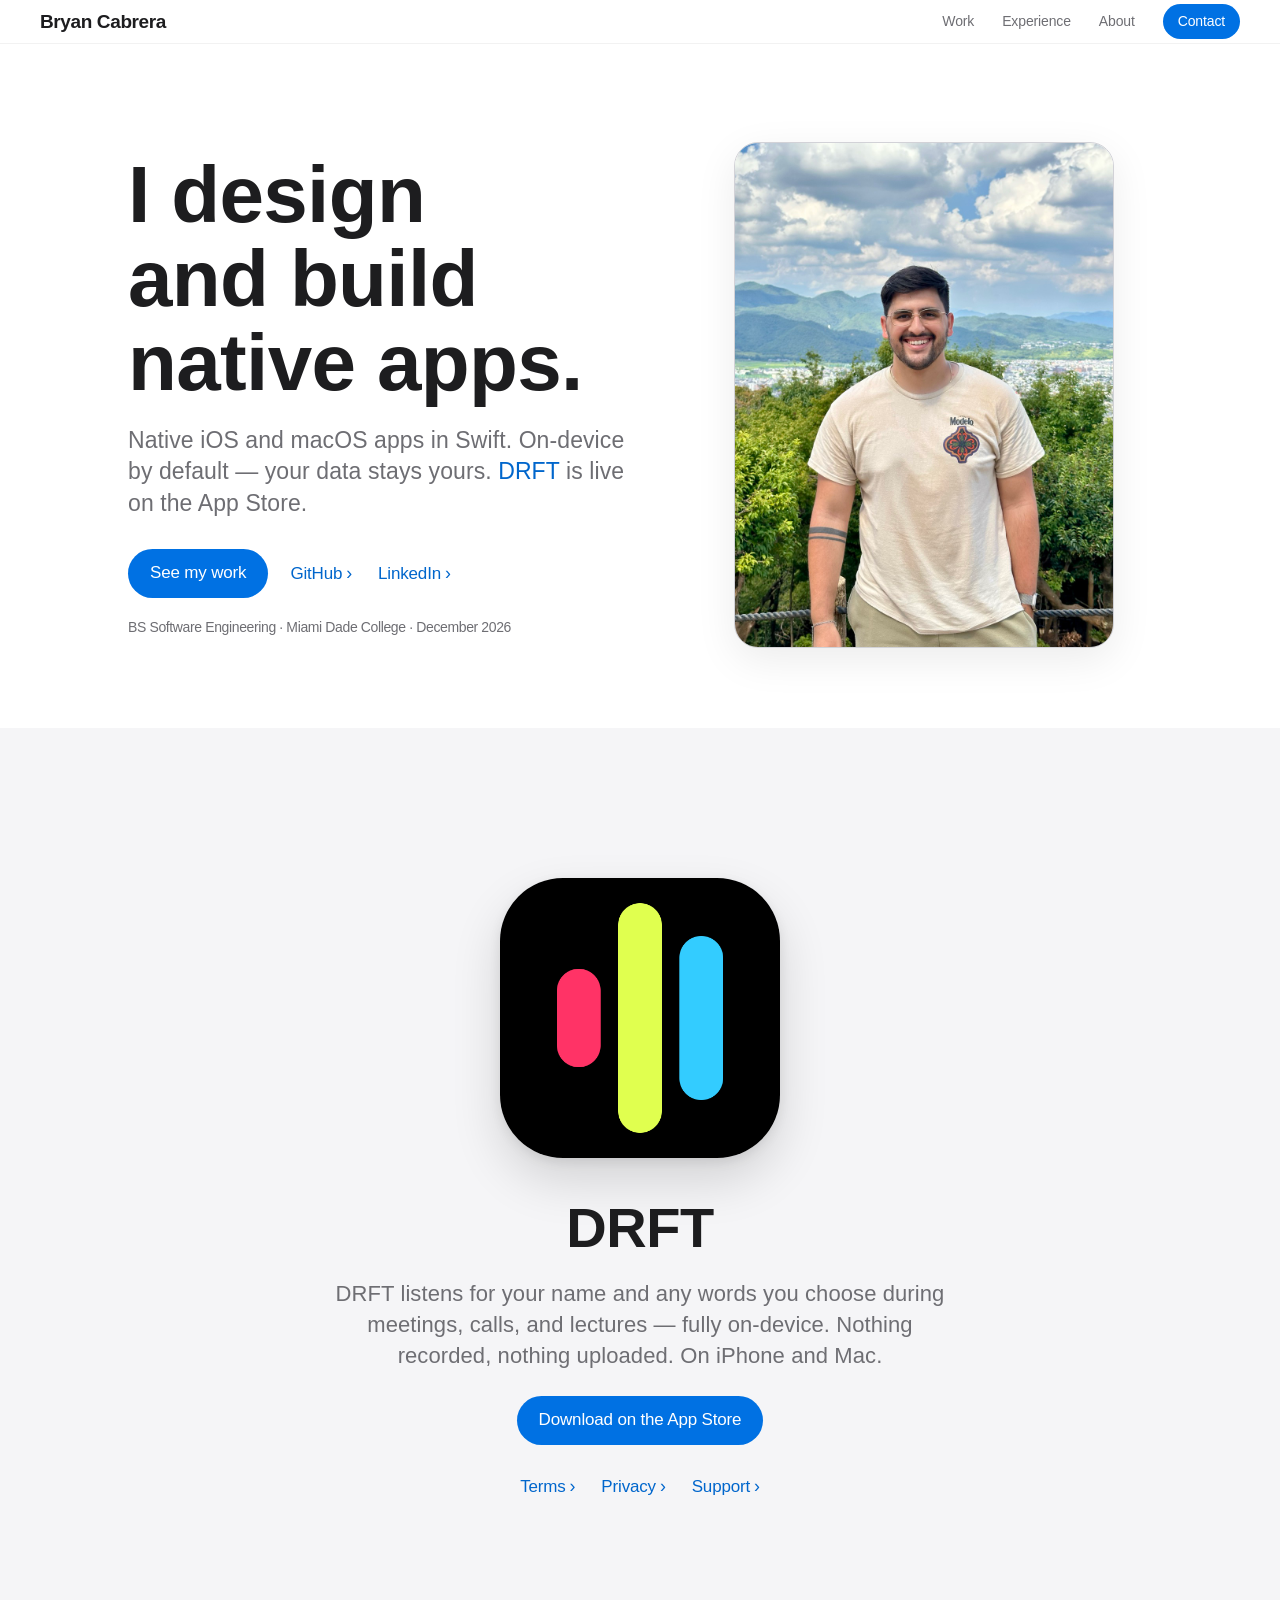
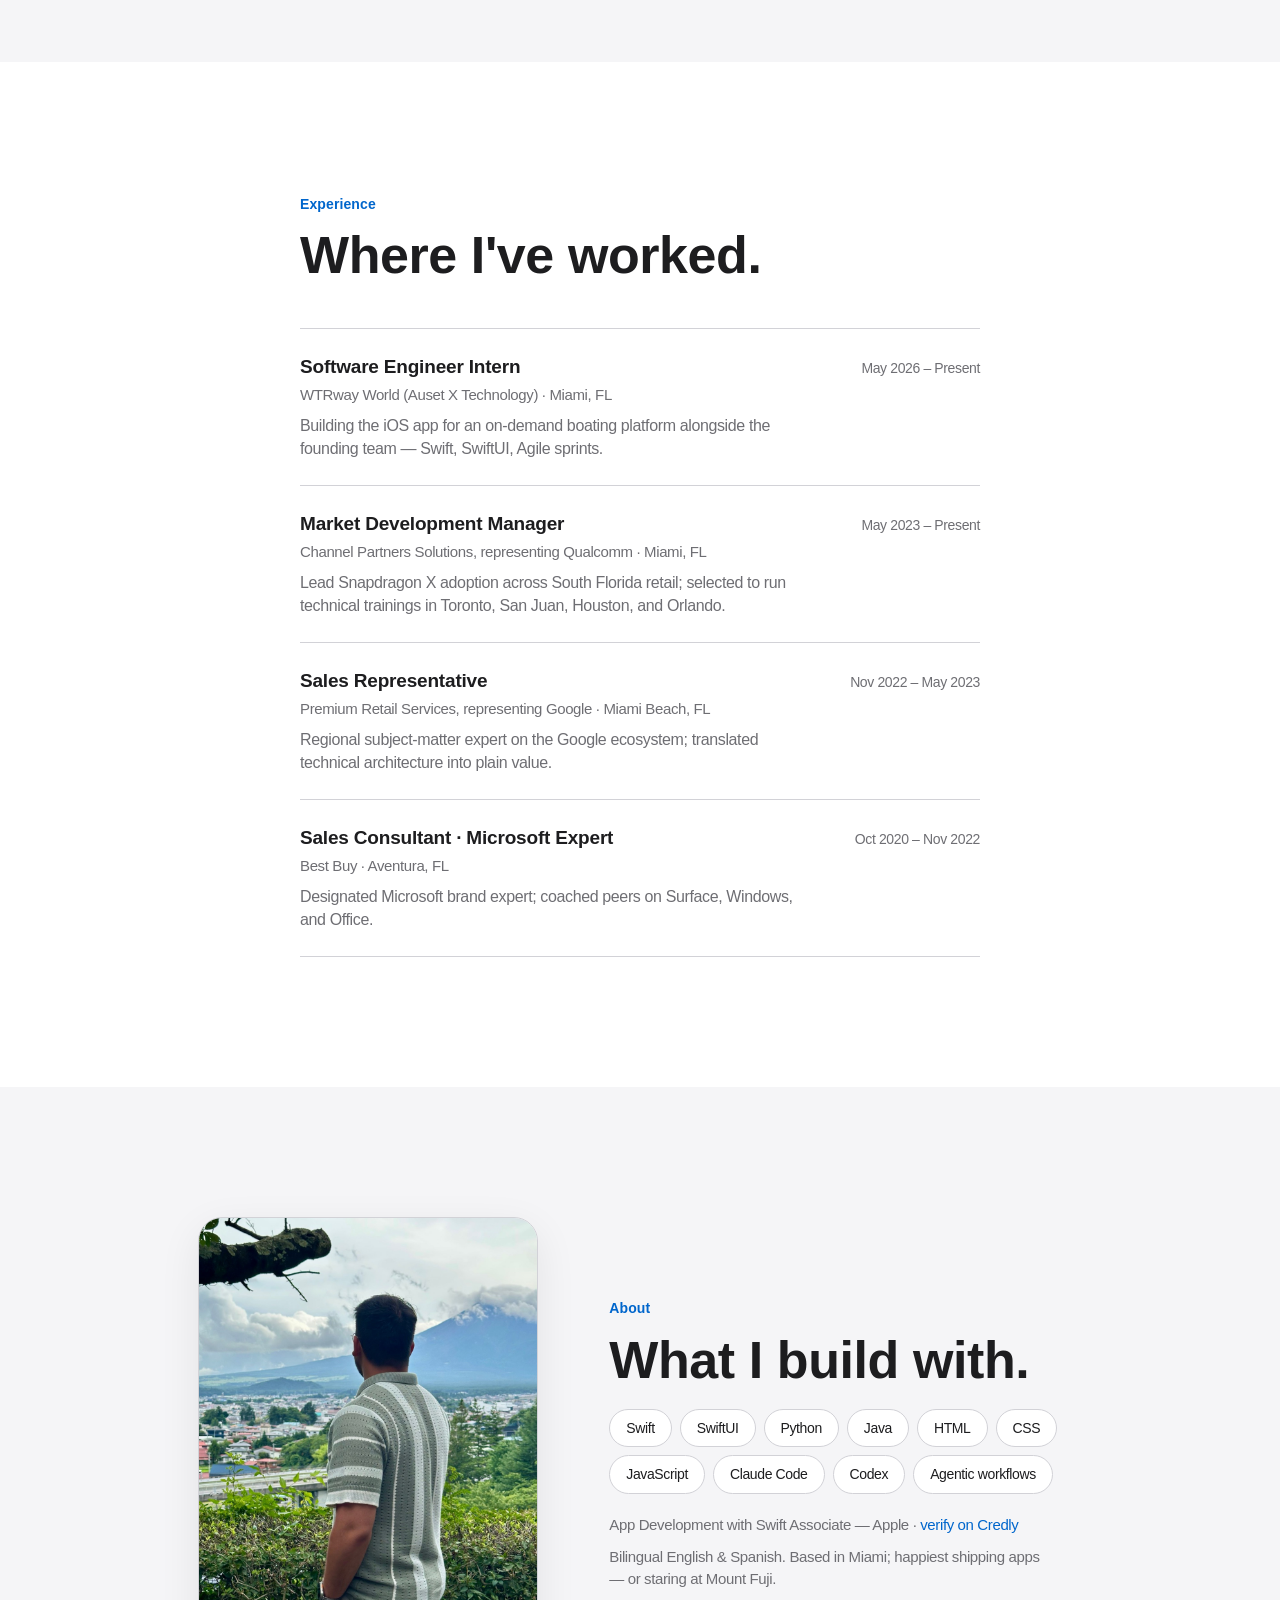
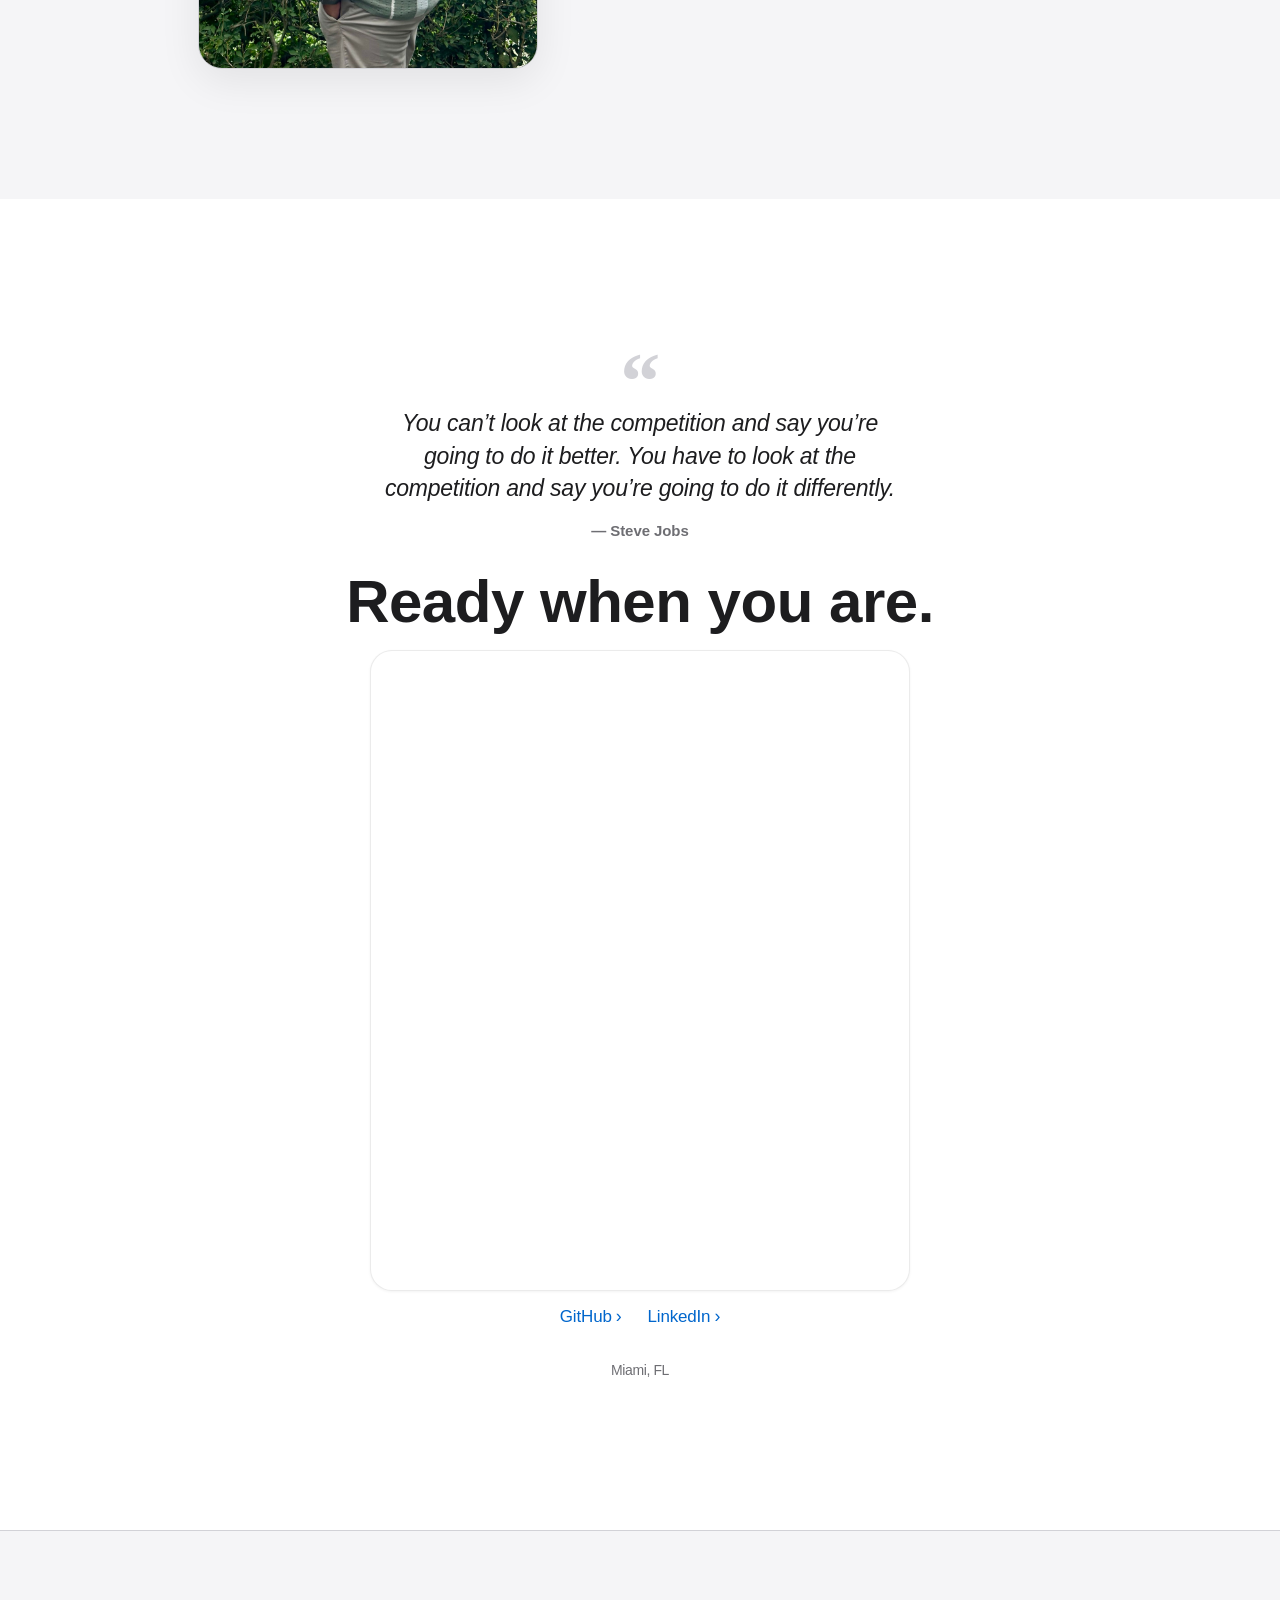
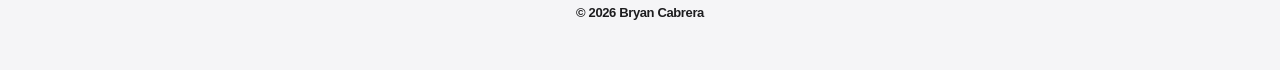
<file: index.html>
<!DOCTYPE html>
<html lang="en">
  <head>
    <meta charset="UTF-8" />
    <meta name="viewport" content="width=device-width, initial-scale=1.0, viewport-fit=cover" />
    <meta name="color-scheme" content="light dark" />
    <link rel="canonical" href="https://bryancabrera.xyz/" />
    <title>Bryan Cabrera — iOS &amp; macOS Engineer</title>
    <meta name="description" content="Bryan Cabrera is an iOS and macOS engineer in Miami. Creator of DRFT, live on the App Store. Swift, SwiftUI, and on-device AI." />
    <meta name="author" content="Bryan Cabrera" />
    <link rel="icon" href="/favicon.svg" type="image/svg+xml" />
    <link rel="apple-touch-icon" href="/assets/apple-touch-icon.png" />
    <link rel="manifest" href="/site.webmanifest" />
    <meta name="theme-color" content="#ffffff" media="(prefers-color-scheme: light)" />
    <meta name="theme-color" content="#000000" media="(prefers-color-scheme: dark)" />

    <!-- Open Graph -->
    <meta property="og:title" content="Bryan Cabrera — iOS &amp; macOS Engineer" />
    <meta property="og:description" content="I design and build native apps for iPhone and Mac. Creator of DRFT — live on the App Store." />
    <meta property="og:type" content="website" />
    <meta property="og:locale" content="en_US" />
    <meta property="og:url" content="https://bryancabrera.xyz/" />
    <meta property="og:site_name" content="Bryan Cabrera" />
    <meta property="og:image" content="https://bryancabrera.xyz/assets/og.png" />
    <meta property="og:image:width" content="1200" />
    <meta property="og:image:height" content="630" />
    <meta property="og:image:alt" content="Bryan Cabrera — iOS &amp; macOS Engineer. Creator of DRFT." />

    <!-- Twitter -->
    <meta name="twitter:card" content="summary_large_image" />
    <meta name="twitter:title" content="Bryan Cabrera — iOS &amp; macOS Engineer" />
    <meta name="twitter:description" content="I design and build native apps for iPhone and Mac. Creator of DRFT — live on the App Store." />
    <meta name="twitter:image" content="https://bryancabrera.xyz/assets/og.png" />

    <!-- Type: SF Pro via the system font stack (no web-font fetch) -->
    <link rel="stylesheet" href="/styles.css" />

    <!-- JSON-LD -->
    <script type="application/ld+json">
      {
        "@context": "https://schema.org",
        "@type": "Person",
        "name": "Bryan Cabrera",
        "jobTitle": "Software Engineer",
        "address": { "@type": "PostalAddress", "addressLocality": "Miami", "addressRegion": "FL" },
        "email": "mailto:bryancw2020@gmail.com",
        "sameAs": [
          "https://github.com/BryanCabrera0",
          "https://www.linkedin.com/in/bryancabrera0/"
        ],
        "knowsAbout": ["iOS development", "macOS development", "Swift", "SwiftUI", "On-device AI"],
        "alumniOf": { "@type": "CollegeOrUniversity", "name": "Miami Dade College" }
      }
    </script>
  </head>
  <body>
    <a href="#work" class="skipLink">Skip to content</a>

    <main>
      <header class="header">
        <a href="#top" class="wordmark">Bryan Cabrera</a>
        <nav class="headerNav" aria-label="Primary">
          <a href="#work">Work</a>
          <a href="#experience">Experience</a>
          <a href="#about">About</a>
          <a href="#contact" class="navPill">Contact</a>
        </nav>
      </header>

      <!-- Hero -->
      <section class="hero" id="top">
        <div class="heroCopy">
          <h1>I design and build native apps.</h1>
          <p class="lede">
            Native iOS and macOS apps in Swift. On-device by default — your data stays
            yours. <a href="https://apps.apple.com/us/app/drft-keyword-alerts/id6760685733" target="_blank" rel="noreferrer">DRFT</a>
            is live on the App Store.
          </p>
          <div class="ctaRow">
            <a class="btnFill" href="#work">See my work</a>
            <a class="btnLink" href="https://github.com/BryanCabrera0" target="_blank" rel="noreferrer">GitHub</a>
            <a class="btnLink" href="https://www.linkedin.com/in/bryancabrera0/" target="_blank" rel="noreferrer">LinkedIn</a>
          </div>
          <p class="microcopy">
            BS Software Engineering · Miami Dade College · December 2026
          </p>
        </div>

        <div class="heroPhoto">
          <div class="photoFrame">
            <img
              src="/assets/portrait.jpg"
              alt="Bryan Cabrera smiling on a hillside overlooking Kyoto"
              width="960"
              height="1280"
              fetchpriority="high"
            />
          </div>
        </div>
      </section>

      <!-- DRFT — static light product feature (the flagship moment) -->
      <section class="showcase" id="work" aria-labelledby="drftTitle">
        <div class="showcaseStage">
          <div class="showcaseInner">
            <img
              class="showcaseIcon"
              src="/assets/drft-icon.png?v=2"
              alt="DRFT app icon"
              width="512"
              height="512"
              loading="lazy"
              decoding="async"
            />
            <div class="showcaseCopy">
              <h2 id="drftTitle">DRFT</h2>
              <p>
                DRFT listens for your name and any words you choose during meetings, calls,
                and lectures — fully on-device. Nothing recorded, nothing uploaded. On
                iPhone and Mac.
              </p>
              <div class="showcaseActions">
                <a class="btnFill" href="https://apps.apple.com/us/app/drft-keyword-alerts/id6760685733" target="_blank" rel="noreferrer">Download on the App&nbsp;Store</a>
                <div class="showcaseLinks">
                  <a class="btnLink" href="/drft/terms/">Terms</a>
                  <a class="btnLink" href="/drft/privacy/">Privacy</a>
                  <a class="btnLink" href="/drft/support/">Support</a>
                </div>
              </div>
            </div>
          </div>
        </div>
      </section>

      <!-- Experience -->
      <section class="experience" id="experience">
        <span class="eyebrow">Experience</span>
        <h2 class="sectionTitle">Where I've worked.</h2>
        <ol class="xpList">
          <li class="xpRow">
            <div class="xpHead">
              <span class="xpRole">Software Engineer Intern</span>
              <span class="xpWhen">May 2026 – Present</span>
            </div>
            <span class="xpCompany">WTRway World (Auset X Technology) · Miami, FL</span>
            <p>Building the iOS app for an on-demand boating platform alongside the founding team — Swift, SwiftUI, Agile sprints.</p>
          </li>
          <li class="xpRow">
            <div class="xpHead">
              <span class="xpRole">Market Development Manager</span>
              <span class="xpWhen">May 2023 – Present</span>
            </div>
            <span class="xpCompany">Channel Partners Solutions, representing Qualcomm · Miami, FL</span>
            <p>Lead Snapdragon X adoption across South Florida retail; selected to run technical trainings in Toronto, San Juan, Houston, and Orlando.</p>
          </li>
          <li class="xpRow">
            <div class="xpHead">
              <span class="xpRole">Sales Representative</span>
              <span class="xpWhen">Nov 2022 – May 2023</span>
            </div>
            <span class="xpCompany">Premium Retail Services, representing Google · Miami Beach, FL</span>
            <p>Regional subject-matter expert on the Google ecosystem; translated technical architecture into plain value.</p>
          </li>
          <li class="xpRow">
            <div class="xpHead">
              <span class="xpRole">Sales Consultant · Microsoft Expert</span>
              <span class="xpWhen">Oct 2020 – Nov 2022</span>
            </div>
            <span class="xpCompany">Best Buy · Aventura, FL</span>
            <p>Designated Microsoft brand expert; coached peers on Surface, Windows, and Office.</p>
          </li>
        </ol>
      </section>

      <!-- About -->
      <section class="aboutSection" id="about">
        <div class="about">
        <div class="aboutPhoto">
          <div class="photoFrame">
            <img
              src="/assets/fuji.jpg"
              alt="Bryan looking out over Fujiyoshida toward Mount Fuji"
              width="1050"
              height="1400"
              loading="lazy"
            />
          </div>
        </div>
        <div class="aboutText">
          <span class="eyebrow">About</span>
          <h2 class="sectionTitle">What I build with.</h2>
          <ul class="chips" aria-label="Skills">
            <li>Swift</li><li>SwiftUI</li><li>Python</li><li>Java</li>
            <li>HTML</li><li>CSS</li><li>JavaScript</li>
            <li>Claude Code</li><li>Codex</li><li>Agentic workflows</li>
          </ul>
          <p class="aboutNote">
            App Development with Swift Associate — Apple ·
            <a href="https://www.credly.com/badges/0081227f-6081-45f5-950d-d8294cbb1352/linked_in_profile" target="_blank" rel="noreferrer">verify on Credly</a>
          </p>
          <p class="aboutNote">
            Bilingual English &amp; Spanish. Based in Miami; happiest shipping apps — or staring at
            Mount Fuji.
          </p>
        </div>
        </div>
      </section>

      <!-- Closer -->
      <section class="closer" id="contact">
        <blockquote class="closerQuote">
          <p>You can’t look at the competition and say you’re going to do it better. You have to look at the competition and say you’re going to do it differently.</p>
          <cite>— Steve Jobs</cite>
        </blockquote>
        <h2>Ready when you are.</h2>
        <div class="contactForm">
          <iframe data-tally-src="https://tally.so/embed/b5gAW1?alignLeft=1&amp;hideTitle=1&amp;transparentBackground=1&amp;dynamicHeight=1" loading="lazy" width="100%" height="579" frameborder="0" marginheight="0" marginwidth="0" title="Get in touch"></iframe>
        </div>
        <div class="ctaRow ctaRowCenter">
          <a class="btnLink" href="https://github.com/BryanCabrera0" target="_blank" rel="noreferrer">GitHub</a>
          <a class="btnLink" href="https://www.linkedin.com/in/bryancabrera0/" target="_blank" rel="noreferrer">LinkedIn</a>
        </div>
        <p class="microcopy">Miami, FL</p>
      </section>

      <footer class="footer">
        <span>© 2026 Bryan Cabrera</span>
      </footer>
    </main>

    <script src="/script.js" defer></script>
    <!-- Tally form embed loader -->
    <script>var d=document,w="https://tally.so/widgets/embed.js",v=function(){"undefined"!=typeof Tally?Tally.loadEmbeds():d.querySelectorAll("iframe[data-tally-src]:not([src])").forEach((function(e){e.src=e.dataset.tallySrc}))};if("undefined"!=typeof Tally)v();else if(d.querySelector('script[src="'+w+'"]')==null){var s=d.createElement("script");s.src=w,s.onload=v,s.onerror=v,d.body.appendChild(s);}</script>
  </body>
</html>
</file>
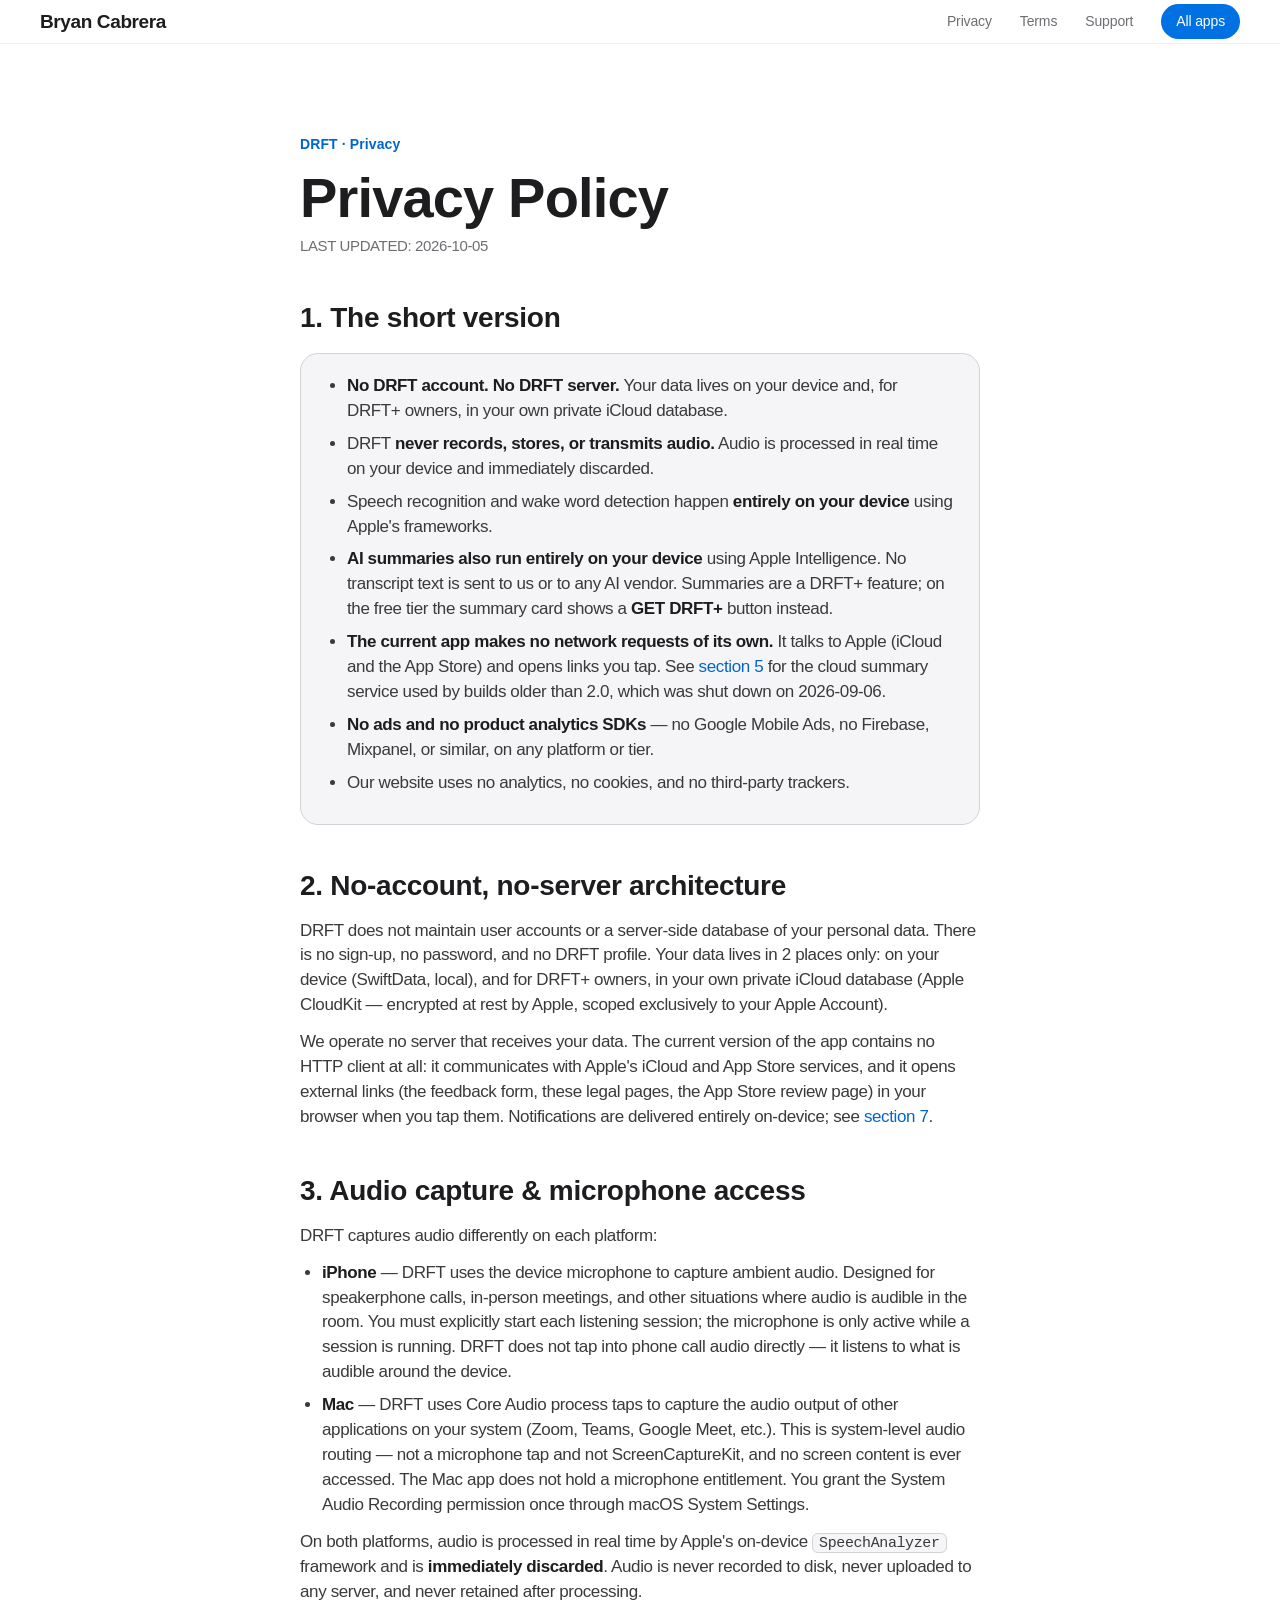
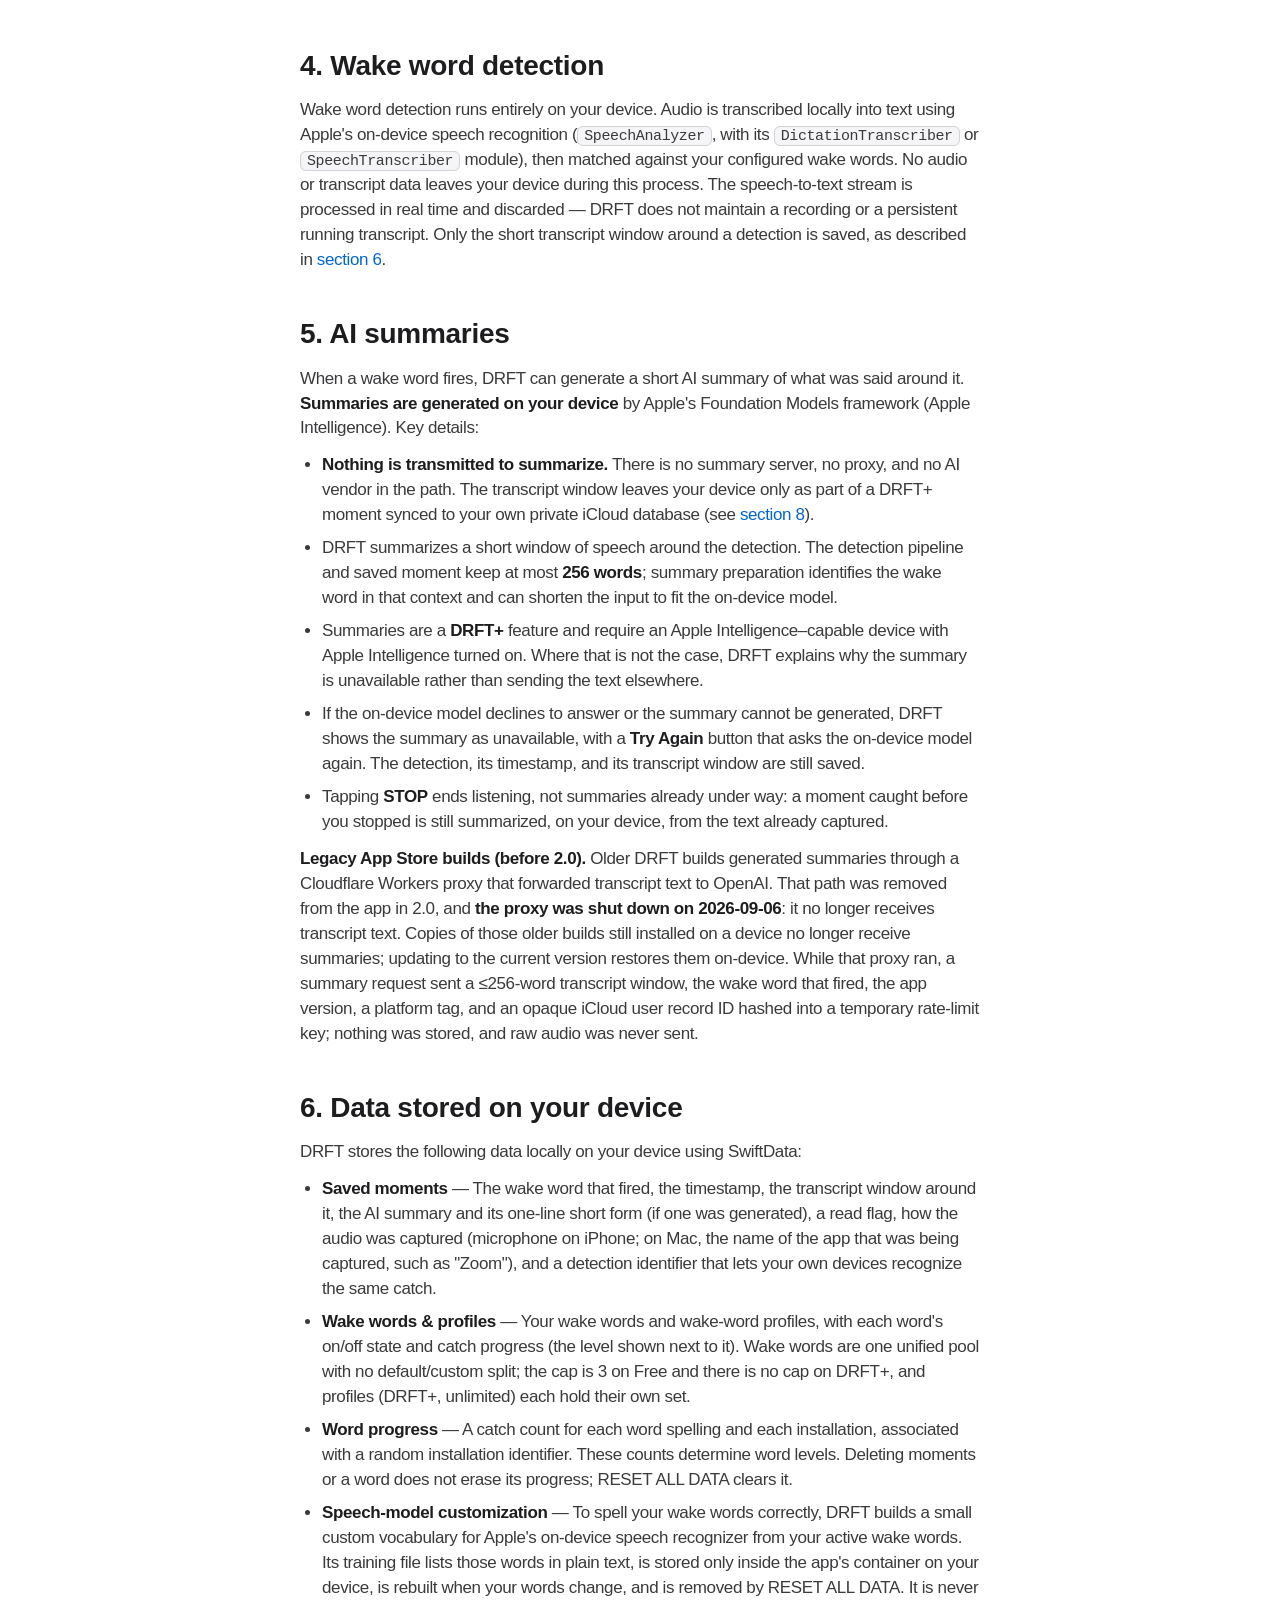
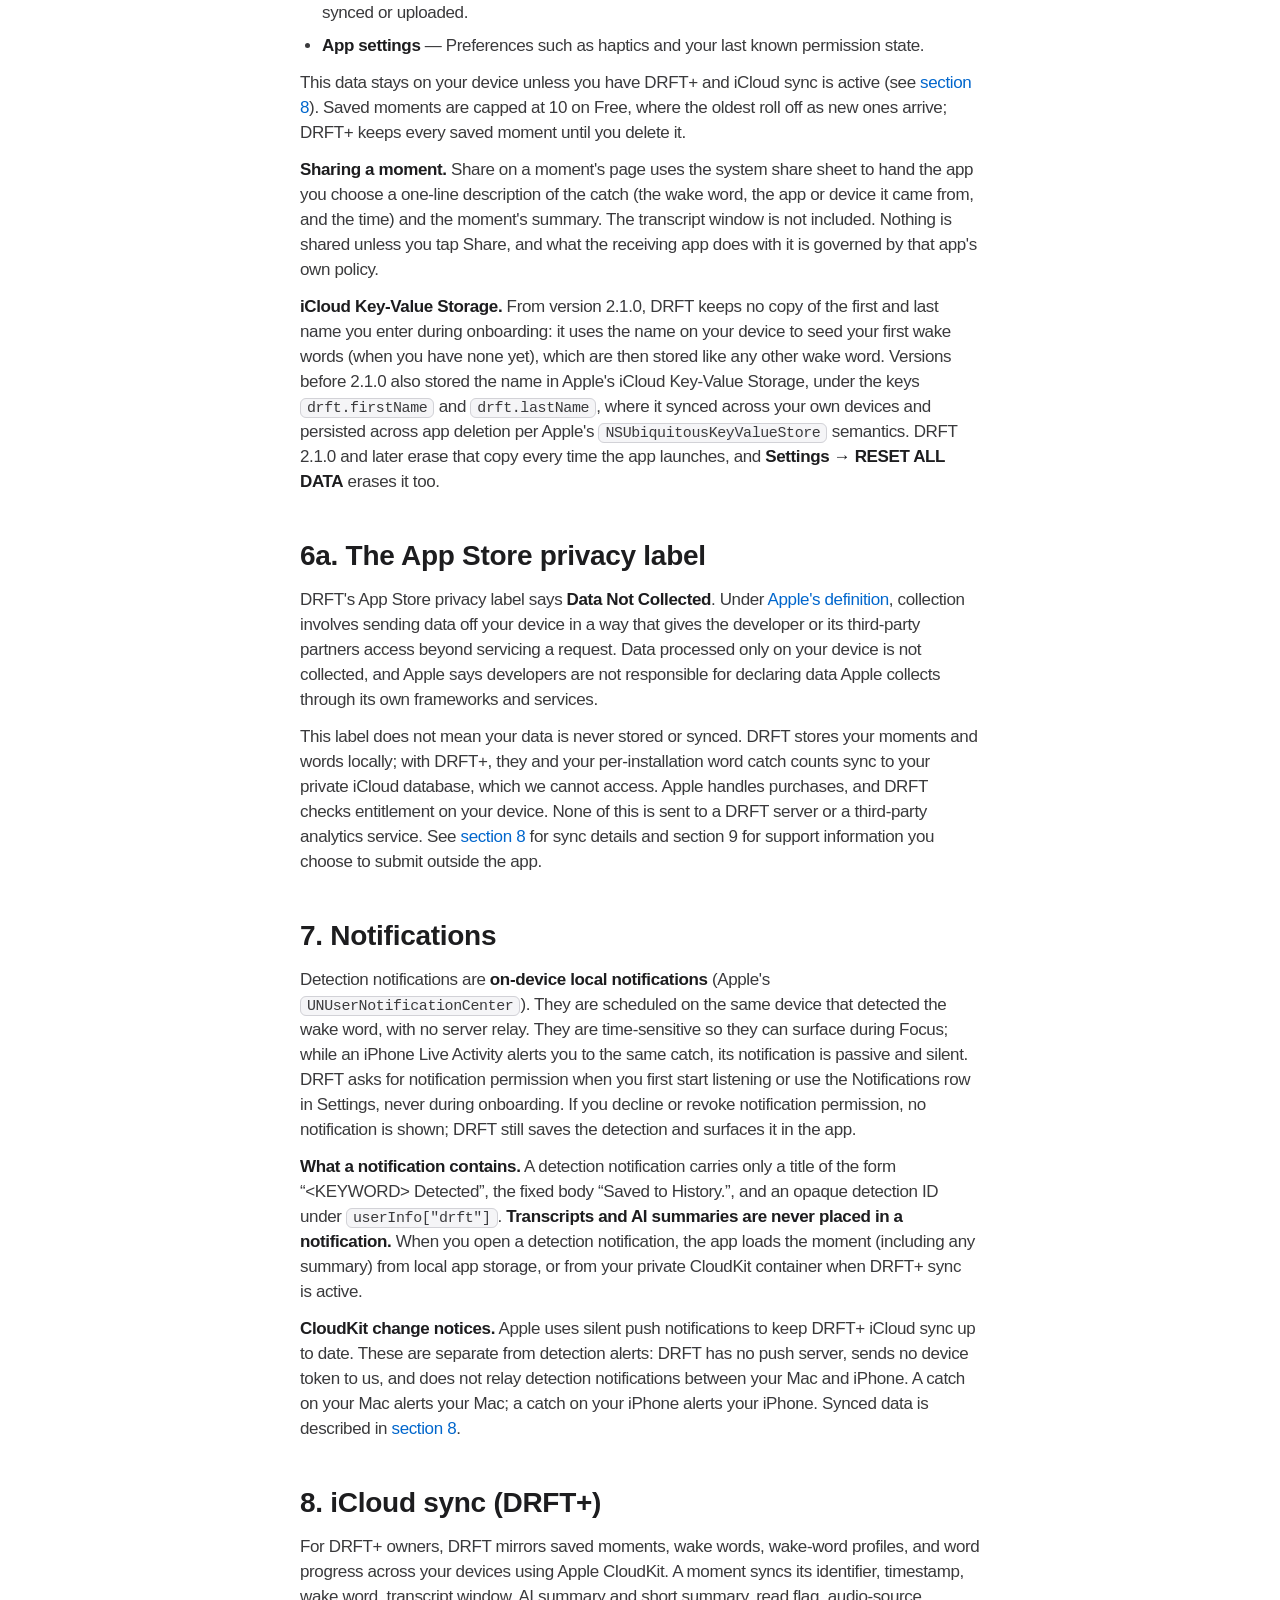
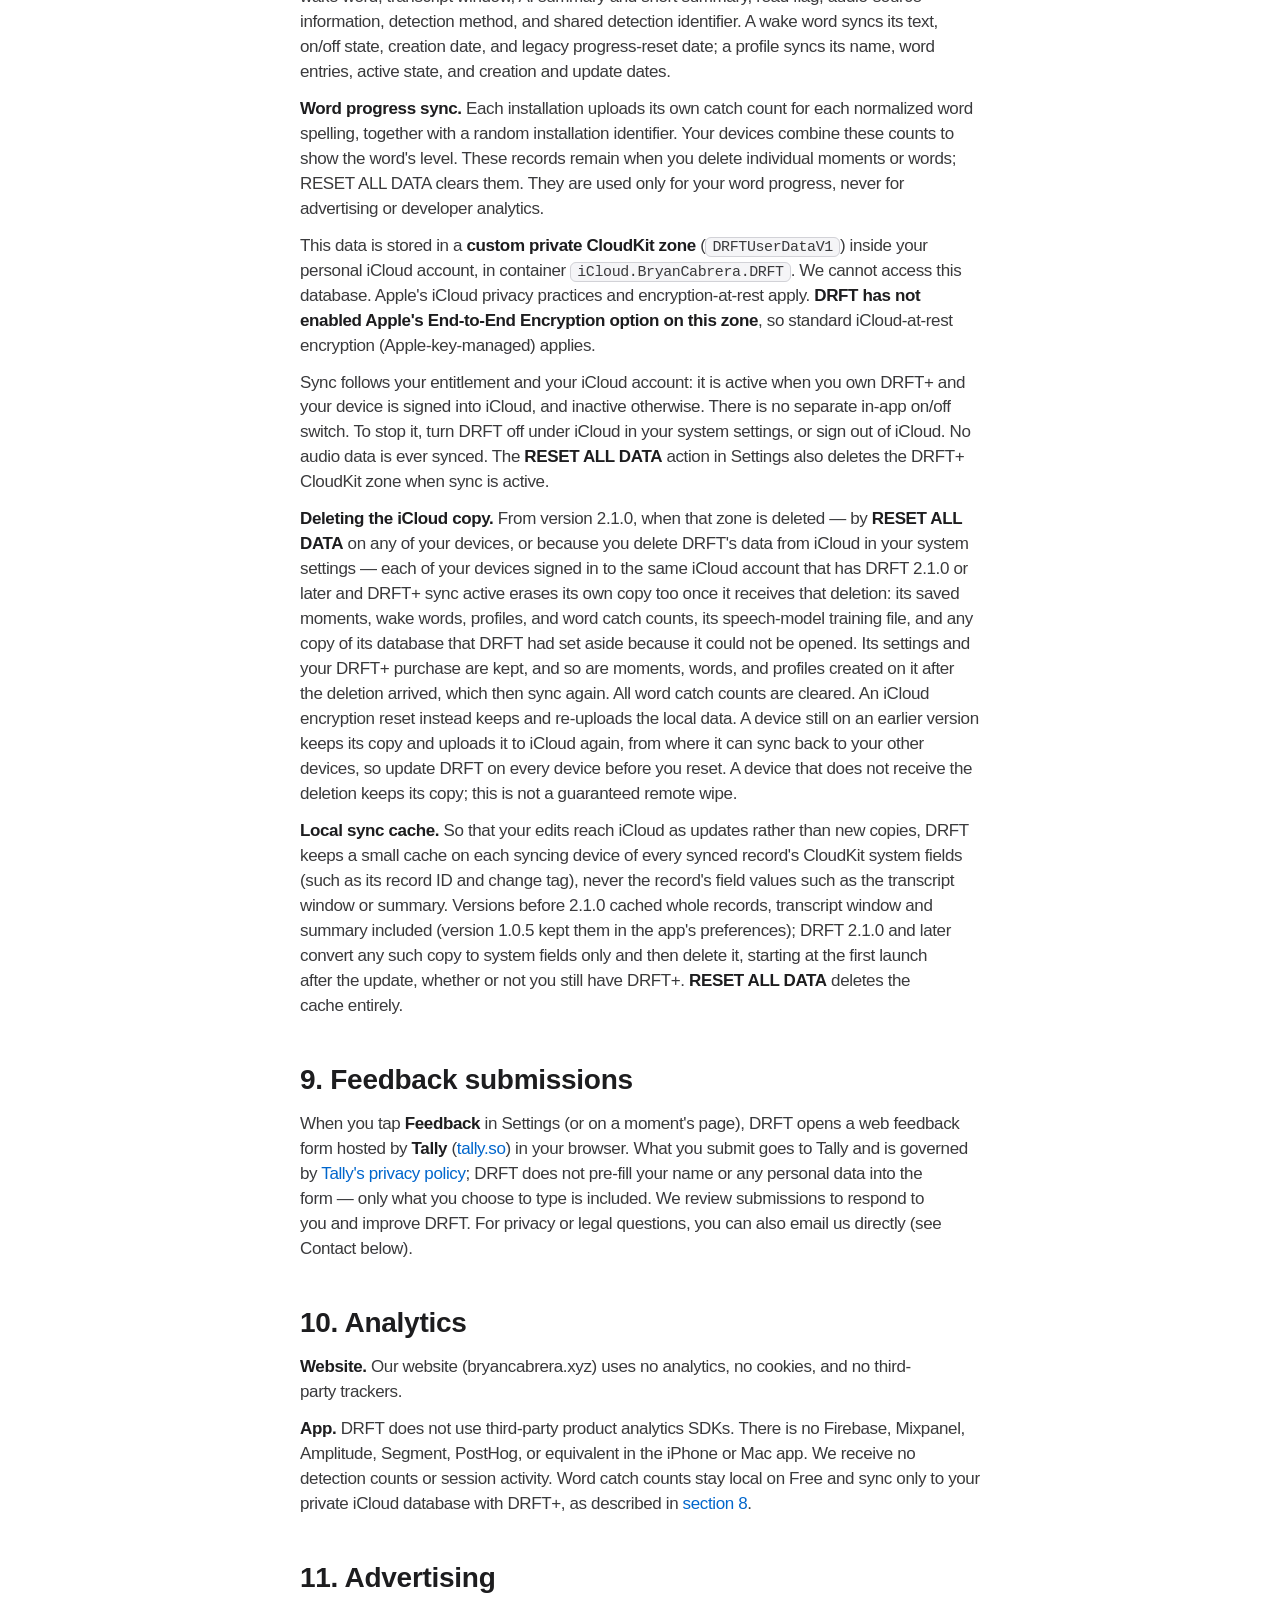
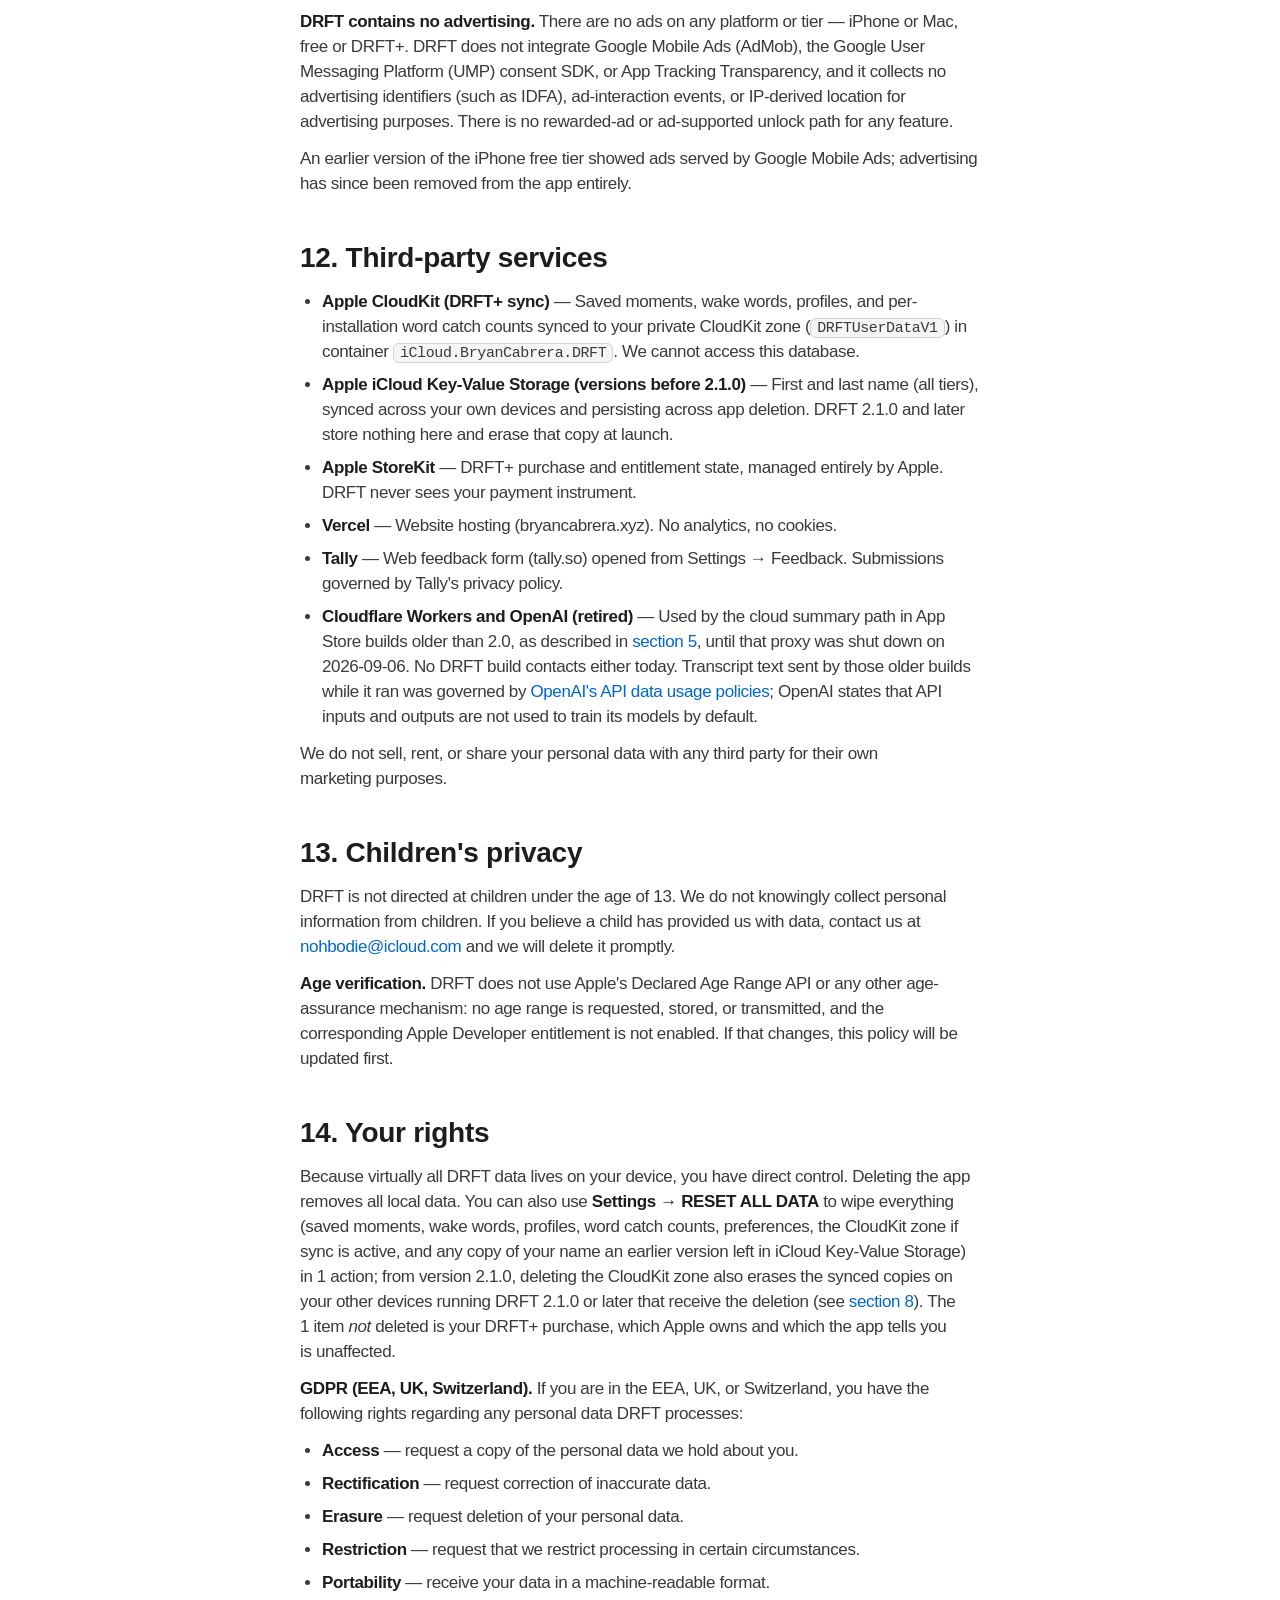
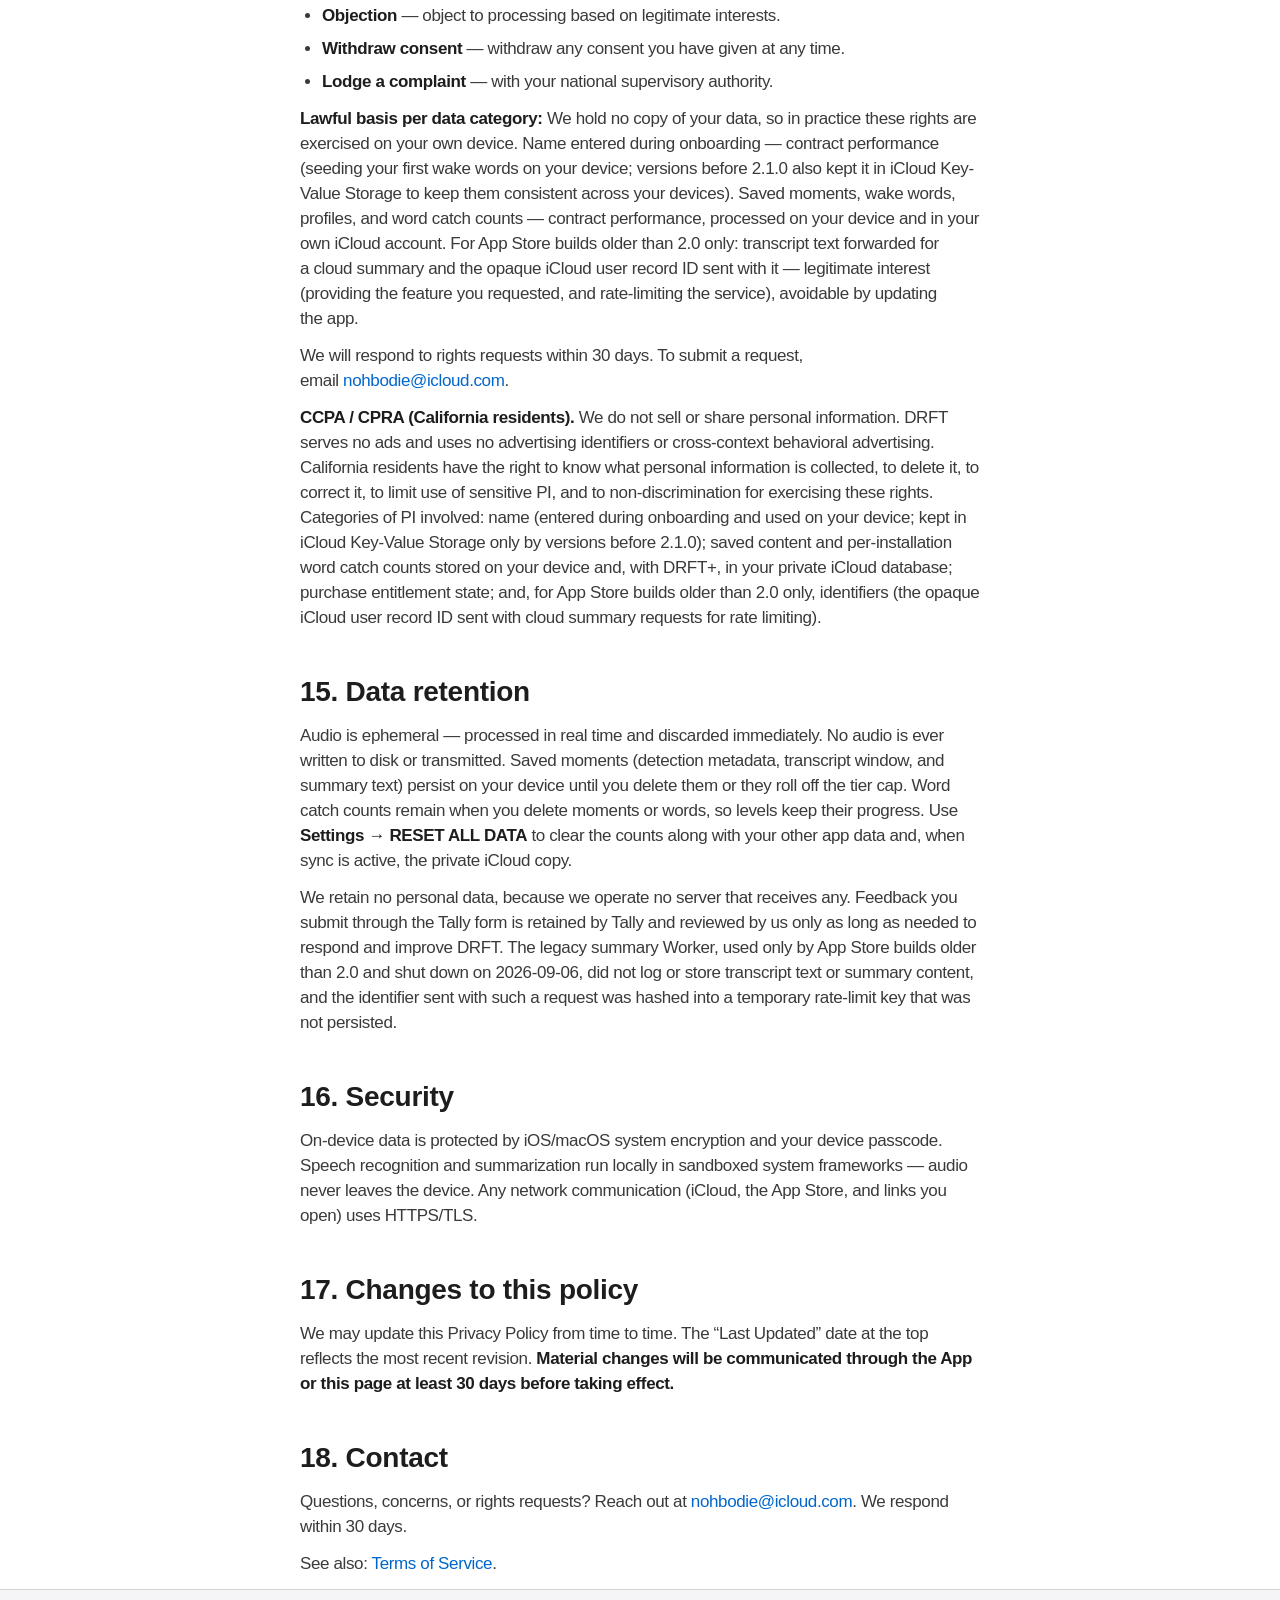
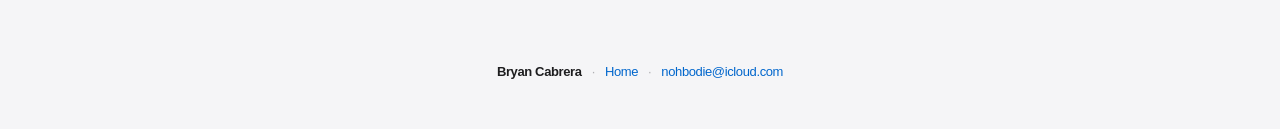
<file: drft/privacy/index.html>
<!DOCTYPE html>
<html lang="en">
  <head>
    <meta charset="UTF-8" />
    <meta name="viewport" content="width=device-width, initial-scale=1.0, viewport-fit=cover" />
    <meta name="color-scheme" content="light dark" />
    <title>Privacy Policy — DRFT | Bryan Cabrera</title>
    <meta name="description" content="Privacy Policy for DRFT, the on-device name and wake-word alert app for iPhone and Mac by Bryan Cabrera." />
    <meta name="author" content="Bryan Cabrera" />
    <link rel="icon" href="/favicon.svg" type="image/svg+xml" />
    <meta name="theme-color" content="#ffffff" media="(prefers-color-scheme: light)" />
    <meta name="theme-color" content="#000000" media="(prefers-color-scheme: dark)" />
    <link rel="stylesheet" href="/styles.css" />
  </head>
  <body>
    <main>
      <header class="header">
        <a class="wordmark" href="/">Bryan Cabrera</a>
        <nav class="headerNav" aria-label="DRFT pages">
          <a href="/drft/privacy/" aria-current="page">Privacy</a>
          <a href="/drft/terms/">Terms</a>
          <a href="/drft/support/">Support</a>
          <a href="/#work" class="navPill">All apps</a>
        </nav>
      </header>

      <article class="legal">
        <span class="eyebrow">DRFT · Privacy</span>
        <h1>Privacy Policy</h1>
        <p class="updated">LAST UPDATED: 2026-10-05</p>
        <div class="legalBody">

          <section>
            <h2>
              1. The short version
            </h2>
            <div class="legalCard">
              <ul>
                <li>
                  <strong>No DRFT account. No DRFT server.</strong> Your data lives on your device and, for DRFT+ owners, in your own private iCloud database.
                </li>
                <li>
                  DRFT <strong>never records, stores, or transmits audio.</strong> Audio is processed in real time on your device and immediately discarded.
                </li>
                <li>
                  Speech recognition and wake word detection happen <strong>entirely on your device</strong> using Apple's frameworks.
                </li>
                <li>
                  <strong>AI summaries also run entirely on your device</strong> using Apple Intelligence. No transcript text is sent to us or to any AI vendor. Summaries are a DRFT+ feature; on the free tier the summary card shows a <strong>GET DRFT+</strong> button instead.
                </li>
                <li>
                  <strong>The current app makes no network requests of its own.</strong> It talks to Apple (iCloud and the App Store) and opens links you tap. See <a href="#section-5">section 5</a> for the cloud summary service used by builds older than 2.0, which was shut down on 2026-09-06.
                </li>
                <li>
                  <strong>No ads and no product analytics SDKs</strong> &mdash; no Google Mobile Ads, no Firebase, Mixpanel, or similar, on any platform or tier.
                </li>
                <li>
                  Our website uses no analytics, no cookies, and no third-party trackers.
                </li>
              </ul>
            </div>
          </section>
          <section>
            <h2>
              2. No-account, no-server architecture
            </h2>
            <p>
              DRFT does not maintain user accounts or a server-side database of your personal data. There is no sign-up, no password, and no DRFT profile. Your data lives in 2 places only: on your device (SwiftData, local), and for DRFT+ owners, in your own private iCloud database (Apple CloudKit &mdash; encrypted at rest by Apple, scoped exclusively to your Apple Account).
            </p>
            <p>
              We operate no server that receives your data. The current version of the app contains no HTTP client at all: it communicates with Apple's iCloud and App Store services, and it opens external links (the feedback form, these legal pages, the App Store review page) in your browser when you tap them. Notifications are delivered entirely on-device; see <a href="#section-7">section 7</a>.
            </p>
          </section>
          <section id="section-2">
            <h2>
              3. Audio capture &amp; microphone access
            </h2>
            <p>
              DRFT captures audio differently on each platform:
            </p>
            <ul>
              <li>
                <strong>iPhone</strong> &mdash; DRFT uses the device microphone to capture ambient audio. Designed for speakerphone calls, in-person meetings, and other situations where audio is audible in the room. You must explicitly start each listening session; the microphone is only active while a session is running. DRFT does not tap into phone call audio directly &mdash; it listens to what is audible around the device.
              </li>
              <li>
                <strong>Mac</strong> &mdash; DRFT uses Core Audio process taps to capture the audio output of other applications on your system (Zoom, Teams, Google Meet, etc.). This is system-level audio routing &mdash; not a microphone tap and not ScreenCaptureKit, and no screen content is ever accessed. The Mac app does not hold a microphone entitlement. You grant the System Audio Recording permission once through macOS System Settings.
              </li>
            </ul>
            <p>
              On both platforms, audio is processed in real time by Apple's on-device <code>SpeechAnalyzer</code> framework and is <strong>immediately discarded</strong>. Audio is never recorded to disk, never uploaded to any server, and never retained after processing.
            </p>
          </section>
          <section>
            <h2>
              4. Wake word detection
            </h2>
            <p>
              Wake word detection runs entirely on your device. Audio is transcribed locally into text using Apple's on-device speech recognition (<code>SpeechAnalyzer</code>, with its <code>DictationTranscriber</code> or <code>SpeechTranscriber</code> module), then matched against your configured wake words. No audio or transcript data leaves your device during this process. The speech-to-text stream is processed in real time and discarded &mdash; DRFT does not maintain a recording or a persistent running transcript. Only the short transcript window around a detection is saved, as described in <a href="#section-6">section 6</a>.
            </p>
          </section>
          <section id="section-5">
            <h2>
              5. AI summaries
            </h2>
            <p>
              When a wake word fires, DRFT can generate a short AI summary of what was said around it. <strong>Summaries are generated on your device</strong> by Apple's Foundation Models framework (Apple Intelligence). Key details:
            </p>
            <ul>
              <li>
                <strong>Nothing is transmitted to summarize.</strong> There is no summary server, no proxy, and no AI vendor in the path. The transcript window leaves your device only as part of a DRFT+ moment synced to your own private iCloud database (see <a href="#section-8">section 8</a>).
              </li>
              <li>
                DRFT summarizes a short window of speech around the detection. The detection pipeline and saved moment keep at most <strong>256 words</strong>; summary preparation identifies the wake word in that context and can shorten the input to fit the on-device model.
              </li>
              <li>
                Summaries are a <strong>DRFT+</strong> feature and require an Apple Intelligence&ndash;capable device with Apple Intelligence turned on. Where that is not the case, DRFT explains why the summary is unavailable rather than sending the text elsewhere.
              </li>
              <li>
                If the on-device model declines to answer or the summary cannot be generated, DRFT shows the summary as unavailable, with a <strong>Try Again</strong> button that asks the on-device model again. The detection, its timestamp, and its transcript window are still saved.
              </li>
              <li>
                Tapping <strong>STOP</strong> ends listening, not summaries already under way: a moment caught before you stopped is still summarized, on your device, from the text already captured.
              </li>
            </ul>
            <p>
              <strong>Legacy App Store builds (before 2.0).</strong> Older DRFT builds generated summaries through a Cloudflare Workers proxy that forwarded transcript text to OpenAI. That path was removed from the app in 2.0, and <strong>the proxy was shut down on 2026-09-06</strong>: it no longer receives transcript text. Copies of those older builds still installed on a device no longer receive summaries; updating to the current version restores them on-device. While that proxy ran, a summary request sent a &le;256-word transcript window, the wake word that fired, the app version, a platform tag, and an opaque iCloud user record ID hashed into a temporary rate-limit key; nothing was stored, and raw audio was never sent.
            </p>
          </section>
          <section id="section-6">
            <h2>
              6. Data stored on your device
            </h2>
            <p>
              DRFT stores the following data locally on your device using SwiftData:
            </p>
            <ul>
              <li>
                <strong>Saved moments</strong> &mdash; The wake word that fired, the timestamp, the transcript window around it, the AI summary and its one-line short form (if one was generated), a read flag, how the audio was captured (microphone on iPhone; on Mac, the name of the app that was being captured, such as "Zoom"), and a detection identifier that lets your own devices recognize the same catch.
              </li>
              <li>
                <strong>Wake words &amp; profiles</strong> &mdash; Your wake words and wake-word profiles, with each word's on/off state and catch progress (the level shown next to it). Wake words are one unified pool with no default/custom split; the cap is 3 on Free and there is no cap on DRFT+, and profiles (DRFT+, unlimited) each hold their own set.
              </li>
              <li>
                <strong>Word progress</strong> &mdash; A catch count for each word spelling and each installation, associated with a random installation identifier. These counts determine word levels. Deleting moments or a word does not erase its progress; RESET ALL DATA clears it.
              </li>
              <li>
                <strong>Speech-model customization</strong> &mdash; To spell your wake words correctly, DRFT builds a small custom vocabulary for Apple's on-device speech recognizer from your active wake words. Its training file lists those words in plain text, is stored only inside the app's container on your device, is rebuilt when your words change, and is removed by RESET ALL DATA. It is never synced or uploaded.
              </li>
              <li>
                <strong>App settings</strong> &mdash; Preferences such as haptics and your last known permission state.
              </li>
            </ul>
            <p>
              This data stays on your device unless you have DRFT+ and iCloud sync is active (see <a href="#section-8">section 8</a>). Saved moments are capped at 10 on Free, where the oldest roll off as new ones arrive; DRFT+ keeps every saved moment until you delete it.
            </p>
            <p>
              <strong>Sharing a moment.</strong> Share on a moment's page uses the system share sheet to hand the app you choose a one-line description of the catch (the wake word, the app or device it came from, and the time) and the moment's summary. The transcript window is not included. Nothing is shared unless you tap Share, and what the receiving app does with it is governed by that app's own policy.
            </p>
            <p>
              <strong>iCloud Key-Value Storage.</strong> From version 2.1.0, DRFT keeps no copy of the first and last name you enter during onboarding: it uses the name on your device to seed your first wake words (when you have none yet), which are then stored like any other wake word. Versions before 2.1.0 also stored the name in Apple's iCloud Key-Value Storage, under the keys <code>drft.firstName</code> and <code>drft.lastName</code>, where it synced across your own devices and persisted across app deletion per Apple's <code>NSUbiquitousKeyValueStore</code> semantics. DRFT 2.1.0 and later erase that copy every time the app launches, and <strong>Settings &rarr; RESET ALL DATA</strong> erases it too.
            </p>
          </section>
          <section>
            <h2>
              6a. The App Store privacy label
            </h2>
            <p>
              DRFT's App Store privacy label says <strong>Data Not Collected</strong>. Under <a href="https://developer.apple.com/app-store/app-privacy-details/" target="_blank" rel="noopener noreferrer">Apple's definition</a>, collection involves sending data off your device in a way that gives the developer or its third-party partners access beyond servicing a request. Data processed only on your device is not collected, and Apple says developers are not responsible for declaring data Apple collects through its own frameworks and services.
            </p>
            <p>
              This label does not mean your data is never stored or synced. DRFT stores your moments and words locally; with DRFT+, they and your per-installation word catch counts sync to your private iCloud database, which we cannot access. Apple handles purchases, and DRFT checks entitlement on your device. None of this is sent to a DRFT server or a third-party analytics service. See <a href="#section-8">section 8</a> for sync details and section 9 for support information you choose to submit outside the app.
            </p>
          </section>
          <section id="section-7">
            <h2>
              7. Notifications
            </h2>
            <p>
              Detection notifications are <strong>on-device local notifications</strong> (Apple's <code>UNUserNotificationCenter</code>). They are scheduled on the same device that detected the wake word, with no server relay. They are time-sensitive so they can surface during Focus; while an iPhone Live Activity alerts you to the same catch, its notification is passive and silent. DRFT asks for notification permission when you first start listening or use the Notifications row in Settings, never during onboarding. If you decline or revoke notification permission, no notification is shown; DRFT still saves the detection and surfaces it in the app.
            </p>
            <p>
              <strong>What a notification contains.</strong> A detection notification carries only a title of the form &ldquo;&lt;KEYWORD&gt; Detected&rdquo;, the fixed body &ldquo;Saved to History.&rdquo;, and an opaque detection ID under <code>userInfo["drft"]</code>. <strong>Transcripts and AI summaries are never placed in a notification.</strong> When you open a detection notification, the app loads the moment (including any summary) from local app storage, or from your private CloudKit container when DRFT+ sync is active.
            </p>
            <p>
              <strong>CloudKit change notices.</strong> Apple uses silent push notifications to keep DRFT+ iCloud sync up to date. These are separate from detection alerts: DRFT has no push server, sends no device token to us, and does not relay detection notifications between your Mac and iPhone. A catch on your Mac alerts your Mac; a catch on your iPhone alerts your iPhone. Synced data is described in <a href="#section-8">section 8</a>.
            </p>
          </section>
          <section id="section-8">
            <h2>
              8. iCloud sync (DRFT+)
            </h2>
            <p>
              For DRFT+ owners, DRFT mirrors saved moments, wake words, wake-word profiles, and word progress across your devices using Apple CloudKit. A moment syncs its identifier, timestamp, wake word, transcript window, AI summary and short summary, read flag, audio-source information, detection method, and shared detection identifier. A wake word syncs its text, on/off state, creation date, and legacy progress-reset date; a profile syncs its name, word entries, active state, and creation and update dates.
            </p>
            <p>
              <strong>Word progress sync.</strong> Each installation uploads its own catch count for each normalized word spelling, together with a random installation identifier. Your devices combine these counts to show the word's level. These records remain when you delete individual moments or words; RESET ALL DATA clears them. They are used only for your word progress, never for advertising or developer analytics.
            </p>
            <p>
              This data is stored in a <strong>custom private CloudKit zone</strong> (<code>DRFTUserDataV1</code>) inside your personal iCloud account, in container <code>iCloud.BryanCabrera.DRFT</code>. We cannot access this database. Apple's iCloud privacy practices and encryption-at-rest apply. <strong>DRFT has not enabled Apple's End-to-End Encryption option on this zone</strong>, so standard iCloud-at-rest encryption (Apple-key-managed) applies.
            </p>
            <p>
              Sync follows your entitlement and your iCloud account: it is active when you own DRFT+ and your device is signed into iCloud, and inactive otherwise. There is no separate in-app on/off switch. To stop it, turn DRFT off under iCloud in your system settings, or sign out of iCloud. No audio data is ever synced. The <strong>RESET ALL DATA</strong> action in Settings also deletes the DRFT+ CloudKit zone when sync is active.
            </p>
            <p>
              <strong>Deleting the iCloud copy.</strong> From version 2.1.0, when that zone is deleted &mdash; by <strong>RESET ALL DATA</strong> on any of your devices, or because you delete DRFT's data from iCloud in your system settings &mdash; each of your devices signed in to the same iCloud account that has DRFT 2.1.0 or later and DRFT+ sync active erases its own copy too once it receives that deletion: its saved moments, wake words, profiles, and word catch counts, its speech-model training file, and any copy of its database that DRFT had set aside because it could not be opened. Its settings and your DRFT+ purchase are kept, and so are moments, words, and profiles created on it after the deletion arrived, which then sync again. All word catch counts are cleared. An iCloud encryption reset instead keeps and re-uploads the local data. A device still on an earlier version keeps its copy and uploads it to iCloud again, from where it can sync back to your other devices, so update DRFT on every device before you reset. A device that does not receive the deletion keeps its copy; this is not a guaranteed remote wipe.
            </p>
            <p>
              <strong>Local sync cache.</strong> So that your edits reach iCloud as updates rather than new copies, DRFT keeps a small cache on each syncing device of every synced record's CloudKit system fields (such as its record ID and change tag), never the record's field values such as the transcript window or summary. Versions before 2.1.0 cached whole records, transcript window and summary included (version 1.0.5 kept them in the app's preferences); DRFT 2.1.0 and later convert any such copy to system fields only and then delete it, starting at the first launch after the update, whether or not you still have DRFT+. <strong>RESET ALL DATA</strong> deletes the cache entirely.
            </p>
          </section>
          <section>
            <h2>
              9. Feedback submissions
            </h2>
            <p>
              When you tap <strong>Feedback</strong> in Settings (or on a moment's page), DRFT opens a web feedback form hosted by <strong>Tally</strong> (<a href="https://tally.so" target="_blank" rel="noopener">tally.so</a>) in your browser. What you submit goes to Tally and is governed by <a href="https://tally.so/help/privacy-policy" target="_blank" rel="noopener">Tally's privacy policy</a>; DRFT does not pre-fill your name or any personal data into the form &mdash; only what you choose to type is included. We review submissions to respond to you and improve DRFT. For privacy or legal questions, you can also email us directly (see Contact below).
            </p>
          </section>
          <section>
            <h2>
              10. Analytics
            </h2>
            <p>
              <strong>Website.</strong> Our website (bryancabrera.xyz) uses no analytics, no cookies, and no third-party trackers.
            </p>
            <p>
              <strong>App.</strong> DRFT does not use third-party product analytics SDKs. There is no Firebase, Mixpanel, Amplitude, Segment, PostHog, or equivalent in the iPhone or Mac app. We receive no detection counts or session activity. Word catch counts stay local on Free and sync only to your private iCloud database with DRFT+, as described in <a href="#section-8">section 8</a>.
            </p>
          </section>
          <section>
            <h2>
              11. Advertising
            </h2>
            <p>
              <strong>DRFT contains no advertising.</strong> There are no ads on any platform or tier &mdash; iPhone or Mac, free or DRFT+. DRFT does not integrate Google Mobile Ads (AdMob), the Google User Messaging Platform (UMP) consent SDK, or App Tracking Transparency, and it collects no advertising identifiers (such as IDFA), ad-interaction events, or IP-derived location for advertising purposes. There is no rewarded-ad or ad-supported unlock path for any feature.
            </p>
            <p>
              An earlier version of the iPhone free tier showed ads served by Google Mobile Ads; advertising has since been removed from the app entirely.
            </p>
          </section>
          <section>
            <h2>
              12. Third-party services
            </h2>
            <ul>
              <li>
                <strong>Apple CloudKit (DRFT+ sync)</strong> &mdash; Saved moments, wake words, profiles, and per-installation word catch counts synced to your private CloudKit zone (<code>DRFTUserDataV1</code>) in container <code>iCloud.BryanCabrera.DRFT</code>. We cannot access this database.
              </li>
              <li>
                <strong>Apple iCloud Key-Value Storage (versions before 2.1.0)</strong> &mdash; First and last name (all tiers), synced across your own devices and persisting across app deletion. DRFT 2.1.0 and later store nothing here and erase that copy at launch.
              </li>
              <li>
                <strong>Apple StoreKit</strong> &mdash; DRFT+ purchase and entitlement state, managed entirely by Apple. DRFT never sees your payment instrument.
              </li>
              <li>
                <strong>Vercel</strong> &mdash; Website hosting (bryancabrera.xyz). No analytics, no cookies.
              </li>
              <li>
                <strong>Tally</strong> &mdash; Web feedback form (tally.so) opened from Settings &rarr; Feedback. Submissions governed by Tally's privacy policy.
              </li>
              <li>
                <strong>Cloudflare Workers and OpenAI (retired)</strong> &mdash; Used by the cloud summary path in App Store builds older than 2.0, as described in <a href="#section-5">section 5</a>, until that proxy was shut down on 2026-09-06. No DRFT build contacts either today. Transcript text sent by those older builds while it ran was governed by <a href="https://openai.com/policies/api-data-usage-policies/" target="_blank" rel="noopener noreferrer">OpenAI's API data usage policies</a>; OpenAI states that API inputs and outputs are not used to train its models by default.
              </li>
            </ul>
            <p>
              We do not sell, rent, or share your personal data with any third party for their own marketing purposes.
            </p>
          </section>
          <section>
            <h2>
              13. Children's privacy
            </h2>
            <p>
              DRFT is not directed at children under the age of 13. We do not knowingly collect personal information from children. If you believe a child has provided us with data, contact us at <a href="mailto:nohbodie@icloud.com">nohbodie@icloud.com</a> and we will delete it promptly.
            </p>
            <p>
              <strong>Age verification.</strong> DRFT does not use Apple's Declared Age Range API or any other age-assurance mechanism: no age range is requested, stored, or transmitted, and the corresponding Apple Developer entitlement is not enabled. If that changes, this policy will be updated first.
            </p>
          </section>
          <section>
            <h2>
              14. Your rights
            </h2>
            <p>
              Because virtually all DRFT data lives on your device, you have direct control. Deleting the app removes all local data. You can also use <strong>Settings &rarr; RESET ALL DATA</strong> to wipe everything (saved moments, wake words, profiles, word catch counts, preferences, the CloudKit zone if sync is active, and any copy of your name an earlier version left in iCloud Key-Value Storage) in 1 action; from version 2.1.0, deleting the CloudKit zone also erases the synced copies on your other devices running DRFT 2.1.0 or later that receive the deletion (see <a href="#section-8">section 8</a>). The 1 item <em>not</em> deleted is your DRFT+ purchase, which Apple owns and which the app tells you is unaffected.
            </p>
            <p>
              <strong>GDPR (EEA, UK, Switzerland).</strong> If you are in the EEA, UK, or Switzerland, you have the following rights regarding any personal data DRFT processes:
            </p>
            <ul>
              <li><strong>Access</strong> &mdash; request a copy of the personal data we hold about you.</li>
              <li><strong>Rectification</strong> &mdash; request correction of inaccurate data.</li>
              <li><strong>Erasure</strong> &mdash; request deletion of your personal data.</li>
              <li><strong>Restriction</strong> &mdash; request that we restrict processing in certain circumstances.</li>
              <li><strong>Portability</strong> &mdash; receive your data in a machine-readable format.</li>
              <li><strong>Objection</strong> &mdash; object to processing based on legitimate interests.</li>
              <li><strong>Withdraw consent</strong> &mdash; withdraw any consent you have given at any time.</li>
              <li><strong>Lodge a complaint</strong> &mdash; with your national supervisory authority.</li>
            </ul>
            <p>
              <strong>Lawful basis per data category:</strong> We hold no copy of your data, so in practice these rights are exercised on your own device. Name entered during onboarding &mdash; contract performance (seeding your first wake words on your device; versions before 2.1.0 also kept it in iCloud Key-Value Storage to keep them consistent across your devices). Saved moments, wake words, profiles, and word catch counts &mdash; contract performance, processed on your device and in your own iCloud account. For App Store builds older than 2.0 only: transcript text forwarded for a cloud summary and the opaque iCloud user record ID sent with it &mdash; legitimate interest (providing the feature you requested, and rate-limiting the service), avoidable by updating the app.
            </p>
            <p>
              We will respond to rights requests within 30 days. To submit a request, email <a href="mailto:nohbodie@icloud.com">nohbodie@icloud.com</a>.
            </p>
            <p>
              <strong>CCPA / CPRA (California residents).</strong> We do not sell or share personal information. DRFT serves no ads and uses no advertising identifiers or cross-context behavioral advertising. California residents have the right to know what personal information is collected, to delete it, to correct it, to limit use of sensitive PI, and to non-discrimination for exercising these rights. Categories of PI involved: name (entered during onboarding and used on your device; kept in iCloud Key-Value Storage only by versions before 2.1.0); saved content and per-installation word catch counts stored on your device and, with DRFT+, in your private iCloud database; purchase entitlement state; and, for App Store builds older than 2.0 only, identifiers (the opaque iCloud user record ID sent with cloud summary requests for rate limiting).
            </p>
          </section>
          <section>
            <h2>
              15. Data retention
            </h2>
            <p>
              Audio is ephemeral &mdash; processed in real time and discarded immediately. No audio is ever written to disk or transmitted. Saved moments (detection metadata, transcript window, and summary text) persist on your device until you delete them or they roll off the tier cap. Word catch counts remain when you delete moments or words, so levels keep their progress. Use <strong>Settings &rarr; RESET ALL DATA</strong> to clear the counts along with your other app data and, when sync is active, the private iCloud copy.
            </p>
            <p>
              We retain no personal data, because we operate no server that receives any. Feedback you submit through the Tally form is retained by Tally and reviewed by us only as long as needed to respond and improve DRFT. The legacy summary Worker, used only by App Store builds older than 2.0 and shut down on 2026-09-06, did not log or store transcript text or summary content, and the identifier sent with such a request was hashed into a temporary rate-limit key that was not persisted.
            </p>
          </section>
          <section>
            <h2>
              16. Security
            </h2>
            <p>
              On-device data is protected by iOS/macOS system encryption and your device passcode. Speech recognition and summarization run locally in sandboxed system frameworks &mdash; audio never leaves the device. Any network communication (iCloud, the App Store, and links you open) uses HTTPS/TLS.
            </p>
          </section>
          <section>
            <h2>
              17. Changes to this policy
            </h2>
            <p>
              We may update this Privacy Policy from time to time. The &ldquo;Last Updated&rdquo; date at the top reflects the most recent revision. <strong>Material changes will be communicated through the App or this page at least 30 days before taking effect.</strong>
            </p>
          </section>
          <section>
            <h2>
              18. Contact
            </h2>
            <p>
              Questions, concerns, or rights requests? Reach out at <a href="mailto:nohbodie@icloud.com">nohbodie@icloud.com</a>. We respond within 30 days.
            </p>
            <p>
              See also: <a href="/drft/terms/">Terms of Service</a>.
            </p>
          </section>
        
        </div>
      </article>

      <footer class="footer">
        <span>Bryan Cabrera</span>
        <span class="footerDot">·</span>
        <span><a href="/">Home</a></span>
        <span class="footerDot">·</span>
        <span><a href="mailto:nohbodie@icloud.com">nohbodie@icloud.com</a></span>
      </footer>
    </main>
  </body>
</html>
</file>
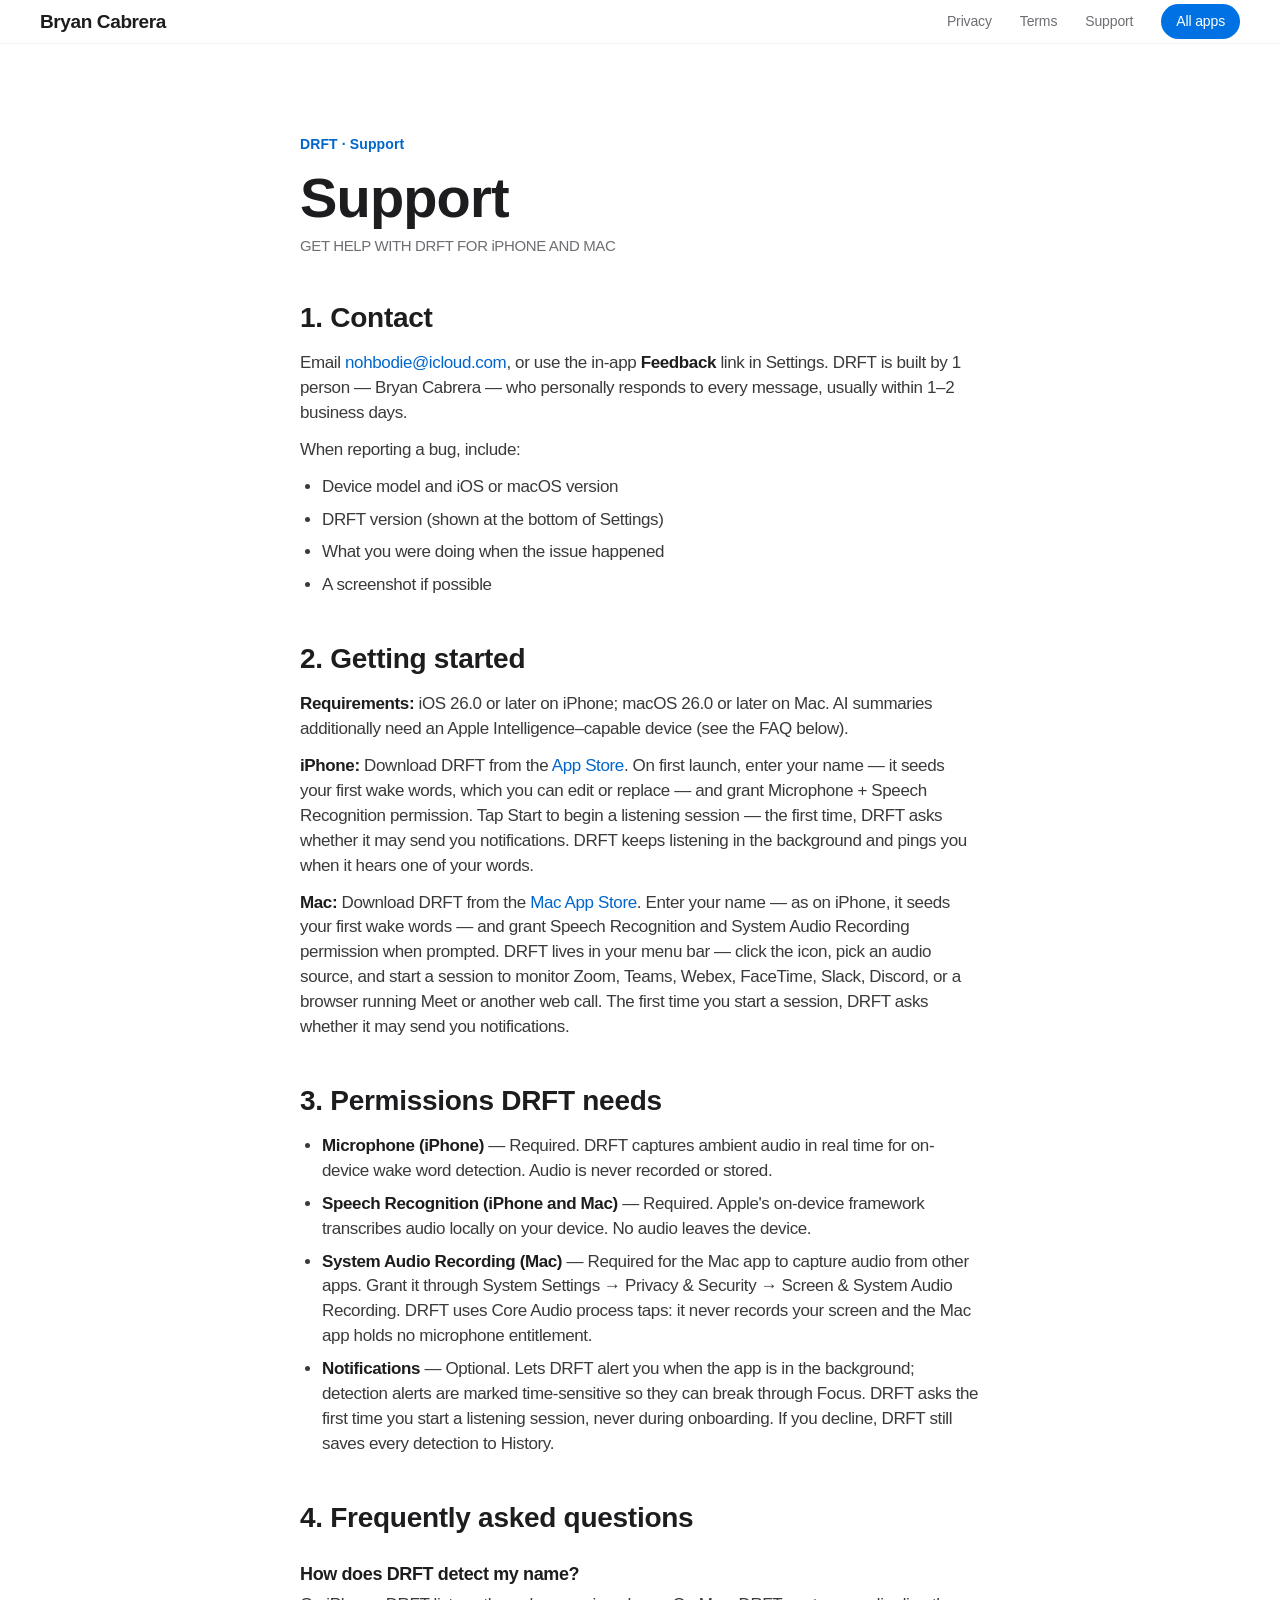
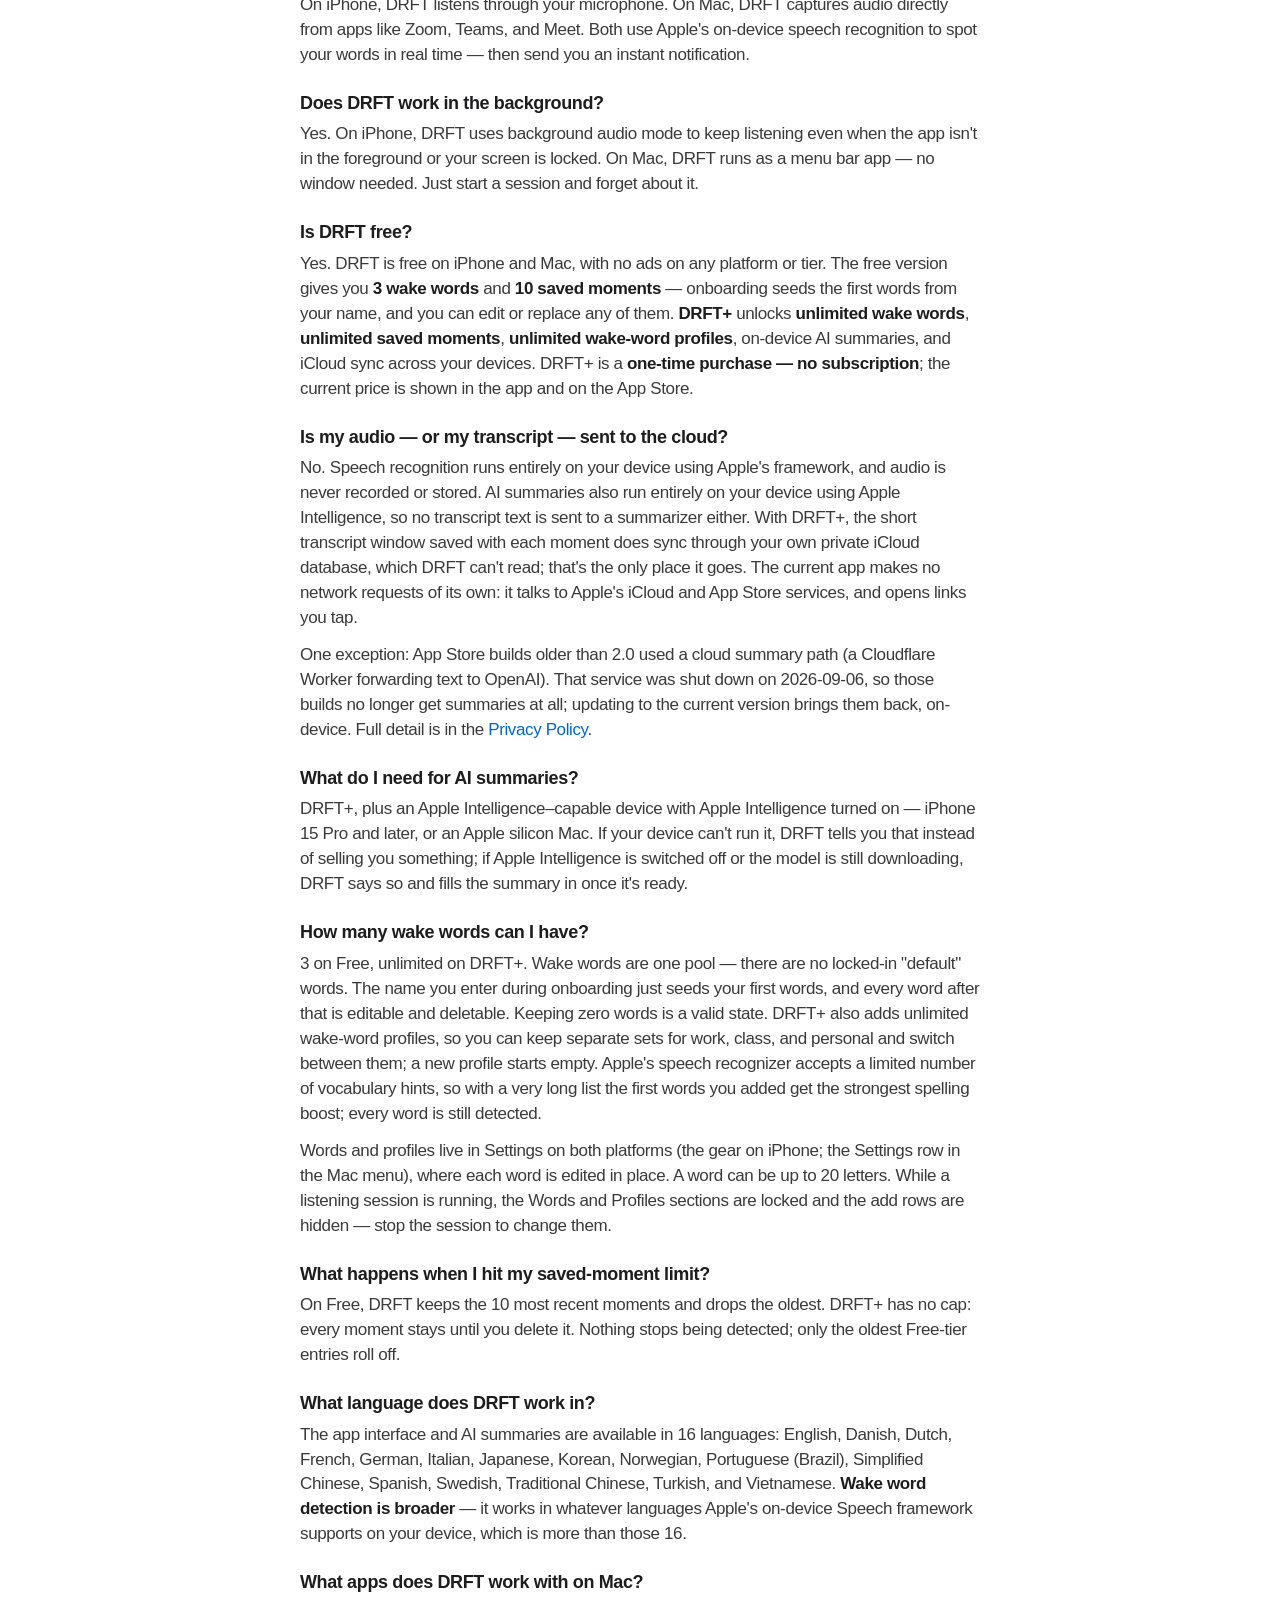
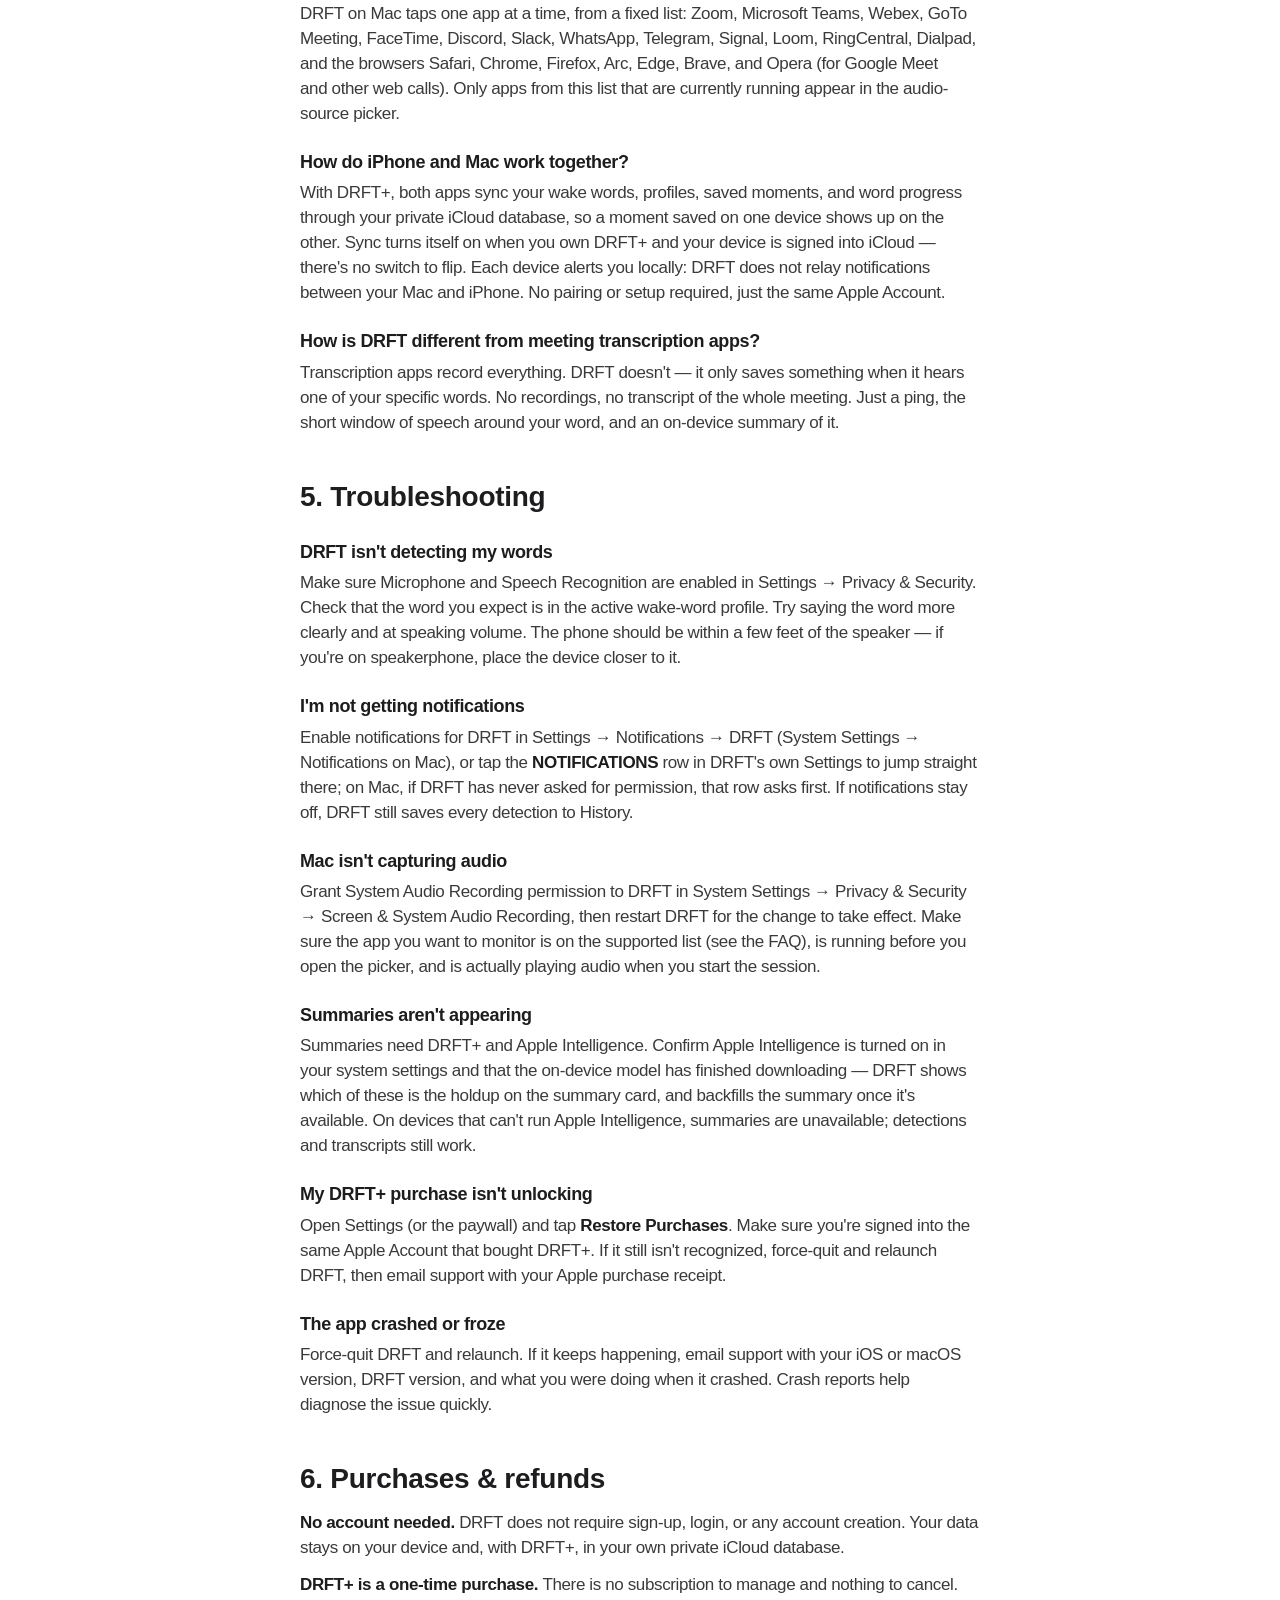
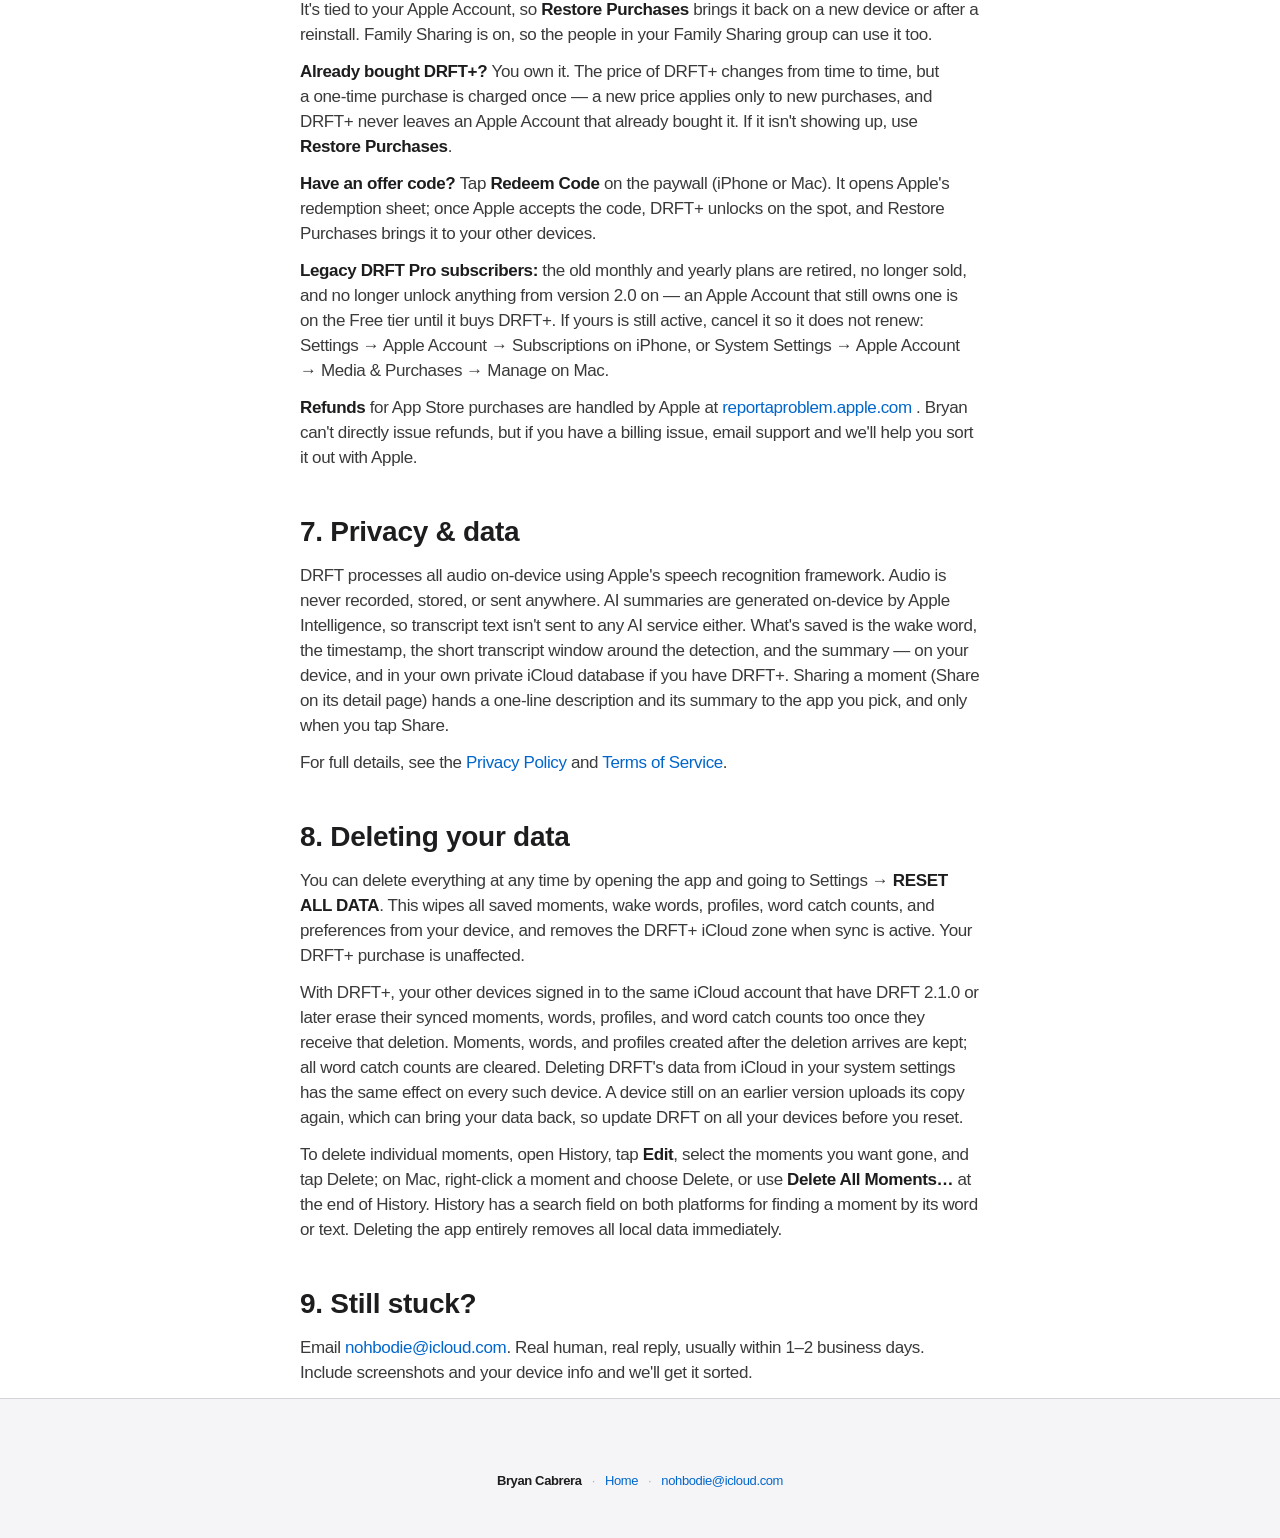
<file: drft/support/index.html>
<!DOCTYPE html>
<html lang="en">
  <head>
    <meta charset="UTF-8" />
    <meta name="viewport" content="width=device-width, initial-scale=1.0, viewport-fit=cover" />
    <meta name="color-scheme" content="light dark" />
    <title>Support — DRFT | Bryan Cabrera</title>
    <meta name="description" content="Support for DRFT, the on-device name and wake-word alert app for iPhone and Mac by Bryan Cabrera." />
    <meta name="author" content="Bryan Cabrera" />
    <link rel="icon" href="/favicon.svg" type="image/svg+xml" />
    <meta name="theme-color" content="#ffffff" media="(prefers-color-scheme: light)" />
    <meta name="theme-color" content="#000000" media="(prefers-color-scheme: dark)" />
    <link rel="stylesheet" href="/styles.css" />
  </head>
  <body>
    <main>
      <header class="header">
        <a class="wordmark" href="/">Bryan Cabrera</a>
        <nav class="headerNav" aria-label="DRFT pages">
          <a href="/drft/privacy/">Privacy</a>
          <a href="/drft/terms/">Terms</a>
          <a href="/drft/support/" aria-current="page">Support</a>
          <a href="/#work" class="navPill">All apps</a>
        </nav>
      </header>

      <article class="legal">
        <span class="eyebrow">DRFT · Support</span>
        <h1>Support</h1>
        <p class="updated">GET HELP WITH DRFT FOR iPHONE AND MAC</p>
        <div class="legalBody">


          <section id="contact">
            <h2>
              1. Contact
            </h2>
            <div>
              <p>
                Email <a href="mailto:nohbodie@icloud.com">nohbodie@icloud.com</a>, or use the in-app <strong>Feedback</strong> link in Settings. DRFT is built by 1 person &mdash; Bryan Cabrera &mdash; who personally responds to every message, usually within 1&ndash;2 business days.
              </p>
              <p>
                When reporting a bug, include:
              </p>
              <ul>
                <li>
                  Device model and iOS or macOS version
                </li>
                <li>
                  DRFT version (shown at the bottom of Settings)
                </li>
                <li>
                  What you were doing when the issue happened
                </li>
                <li>
                  A screenshot if possible
                </li>
              </ul>
            </div>
          </section>

          <section id="getting-started">
            <h2>
              2. Getting started
            </h2>
            <p>
              <strong>Requirements:</strong> iOS 26.0 or later on iPhone; macOS 26.0 or later on Mac. AI summaries additionally need an Apple Intelligence&ndash;capable device (see the FAQ below).
            </p>
            <p>
              <strong>iPhone:</strong> Download DRFT from the <a href="https://apps.apple.com/app/id6760685733" target="_blank" rel="noopener noreferrer">App Store</a>. On first launch, enter your name &mdash; it seeds your first wake words, which you can edit or replace &mdash; and grant Microphone + Speech Recognition permission. Tap Start to begin a listening session &mdash; the first time, DRFT asks whether it may send you notifications. DRFT keeps listening in the background and pings you when it hears one of your words.
            </p>
            <p>
              <strong>Mac:</strong> Download DRFT from the <a href="https://apps.apple.com/app/id6760685733" target="_blank" rel="noopener noreferrer">Mac App Store</a>. Enter your name &mdash; as on iPhone, it seeds your first wake words &mdash; and grant Speech Recognition and System Audio Recording permission when prompted. DRFT lives in your menu bar &mdash; click the icon, pick an audio source, and start a session to monitor Zoom, Teams, Webex, FaceTime, Slack, Discord, or a browser running Meet or another web call. The first time you start a session, DRFT asks whether it may send you notifications.
            </p>
          </section>

          <section id="permissions">
            <h2>
              3. Permissions DRFT needs
            </h2>
            <ul>
              <li>
                <strong>
                  Microphone (iPhone)
                </strong>
                &mdash; Required. DRFT captures ambient audio in real time for on-device wake word detection. Audio is never recorded or stored.
              </li>
              <li>
                <strong>
                  Speech Recognition (iPhone and Mac)
                </strong>
                &mdash; Required. Apple's on-device framework transcribes audio locally on your device. No audio leaves the device.
              </li>
              <li>
                <strong>
                  System Audio Recording (Mac)
                </strong>
                &mdash; Required for the Mac app to capture audio from other apps. Grant it through System Settings &rarr; Privacy &amp; Security &rarr; Screen &amp; System Audio Recording. DRFT uses Core Audio process taps: it never records your screen and the Mac app holds no microphone entitlement.
              </li>
              <li>
                <strong>
                  Notifications
                </strong>
                &mdash; Optional. Lets DRFT alert you when the app is in the background; detection alerts are marked time-sensitive so they can break through Focus. DRFT asks the first time you start a listening session, never during onboarding. If you decline, DRFT still saves every detection to History.
              </li>
            </ul>
          </section>

          <section id="faq">
            <h2>
              4. Frequently asked questions
            </h2>

            <h3>
              How does DRFT detect my name?
            </h3>
            <p>
              On iPhone, DRFT listens through your microphone. On Mac, DRFT captures audio directly from apps like Zoom, Teams, and Meet. Both use Apple's on-device speech recognition to spot your words in real time &mdash; then send you an instant notification.
            </p>

            <h3>
              Does DRFT work in the background?
            </h3>
            <p>
              Yes. On iPhone, DRFT uses background audio mode to keep listening even when the app isn't in the foreground or your screen is locked. On Mac, DRFT runs as a menu bar app &mdash; no window needed. Just start a session and forget about it.
            </p>

            <h3>
              Is DRFT free?
            </h3>
            <p>
              Yes. DRFT is free on iPhone and Mac, with no ads on any platform or tier. The free version gives you <strong>3 wake words</strong> and <strong>10 saved moments</strong> &mdash; onboarding seeds the first words from your name, and you can edit or replace any of them. <strong>DRFT+</strong> unlocks <strong>unlimited wake words</strong>, <strong>unlimited saved moments</strong>, <strong>unlimited wake-word profiles</strong>, on-device AI summaries, and iCloud sync across your devices. DRFT+ is a <strong>one-time purchase &mdash; no subscription</strong>; the current price is shown in the app and on the App Store.
            </p>

            <h3>
              Is my audio &mdash; or my transcript &mdash; sent to the cloud?
            </h3>
            <p>
              No. Speech recognition runs entirely on your device using Apple's framework, and audio is never recorded or stored. AI summaries also run entirely on your device using Apple Intelligence, so no transcript text is sent to a summarizer either. With DRFT+, the short transcript window saved with each moment does sync through your own private iCloud database, which DRFT can't read; that's the only place it goes. The current app makes no network requests of its own: it talks to Apple's iCloud and App Store services, and opens links you tap.
            </p>
            <p>
              One exception: App Store builds older than 2.0 used a cloud summary path (a Cloudflare Worker forwarding text to OpenAI). That service was shut down on 2026-09-06, so those builds no longer get summaries at all; updating to the current version brings them back, on-device. Full detail is in the <a href="/drft/privacy/">Privacy Policy</a>.
            </p>

            <h3>
              What do I need for AI summaries?
            </h3>
            <p>
              DRFT+, plus an Apple Intelligence&ndash;capable device with Apple Intelligence turned on &mdash; iPhone 15 Pro and later, or an Apple silicon Mac. If your device can't run it, DRFT tells you that instead of selling you something; if Apple Intelligence is switched off or the model is still downloading, DRFT says so and fills the summary in once it's ready.
            </p>

            <h3>
              How many wake words can I have?
            </h3>
            <p>
              3 on Free, unlimited on DRFT+. Wake words are one pool &mdash; there are no locked-in "default" words. The
              name you enter during onboarding just seeds your first words, and every word after that is editable and
              deletable. Keeping zero words is a valid state. DRFT+ also adds unlimited wake-word profiles, so you can
              keep separate sets for work, class, and personal and switch between them; a new profile starts empty.
              Apple's speech recognizer accepts a limited number of vocabulary hints, so with a very long list the
              first words you added get the strongest spelling boost; every word is still detected.
            </p>
            <p>
              Words and profiles live in Settings on both platforms (the gear on iPhone; the Settings row in the Mac
              menu), where each word is edited in place. A word can be up to 20 letters. While a listening session is
              running, the Words and Profiles sections are locked and the add rows are hidden &mdash; stop the session
              to change them.
            </p>

            <h3>
              What happens when I hit my saved-moment limit?
            </h3>
            <p>
              On Free, DRFT keeps the 10 most recent moments and drops the oldest. DRFT+ has no cap: every moment stays
              until you delete it. Nothing stops being detected; only the oldest Free-tier entries roll off.
            </p>

            <h3>
              What language does DRFT work in?
            </h3>
            <p>
              The app interface and AI summaries are available in 16 languages: English, Danish, Dutch, French, German,
              Italian, Japanese, Korean, Norwegian, Portuguese (Brazil), Simplified Chinese, Spanish, Swedish,
              Traditional Chinese, Turkish, and Vietnamese. <strong>Wake word detection is broader</strong> &mdash; it
              works in whatever languages Apple's on-device Speech framework supports on your device, which is more than
              those 16.
            </p>

            <h3>
              What apps does DRFT work with on Mac?
            </h3>
            <p>
              DRFT on Mac taps one app at a time, from a fixed list: Zoom, Microsoft Teams, Webex, GoTo Meeting, FaceTime, Discord, Slack, WhatsApp, Telegram, Signal, Loom, RingCentral, Dialpad, and the browsers Safari, Chrome, Firefox, Arc, Edge, Brave, and Opera (for Google Meet and other web calls). Only apps from this list that are currently running appear in the audio-source picker.
            </p>

            <h3>
              How do iPhone and Mac work together?
            </h3>
            <p>
              With DRFT+, both apps sync your wake words, profiles, saved moments, and word progress through your private iCloud database, so a moment saved on one device shows up on the other. Sync turns itself on when you own DRFT+ and your device is signed into iCloud &mdash; there's no switch to flip. Each device alerts you locally: DRFT does not relay notifications between your Mac and iPhone. No pairing or setup required, just the same Apple Account.
            </p>

            <h3>
              How is DRFT different from meeting transcription apps?
            </h3>
            <p>
              Transcription apps record everything. DRFT doesn't &mdash; it only saves something when it hears one of your specific words. No recordings, no transcript of the whole meeting. Just a ping, the short window of speech around your word, and an on-device summary of it.
            </p>
          </section>

          <section id="troubleshooting">
            <h2>
              5. Troubleshooting
            </h2>

            <h3>
              DRFT isn't detecting my words
            </h3>
            <p>
              Make sure Microphone and Speech Recognition are enabled in Settings &rarr; Privacy &amp; Security. Check that the word you expect is in the active wake-word profile. Try saying the word more clearly and at speaking volume. The phone should be within a few feet of the speaker &mdash; if you're on speakerphone, place the device closer to it.
            </p>

            <h3>
              I'm not getting notifications
            </h3>
            <p>
              Enable notifications for DRFT in Settings &rarr; Notifications &rarr; DRFT (System Settings &rarr; Notifications on Mac), or tap the <strong>NOTIFICATIONS</strong> row in DRFT's own Settings to jump straight there; on Mac, if DRFT has never asked for permission, that row asks first. If notifications stay off, DRFT still saves every detection to History.
            </p>

            <h3>
              Mac isn't capturing audio
            </h3>
            <p>
              Grant System Audio Recording permission to DRFT in System Settings &rarr; Privacy &amp; Security &rarr; Screen &amp; System Audio Recording, then restart DRFT for the change to take effect. Make sure the app you want to monitor is on the supported list (see the FAQ), is running before you open the picker, and is actually playing audio when you start the session.
            </p>

            <h3>
              Summaries aren't appearing
            </h3>
            <p>
              Summaries need DRFT+ and Apple Intelligence. Confirm Apple Intelligence is turned on in your system settings and that the on-device model has finished downloading &mdash; DRFT shows which of these is the holdup on the summary card, and backfills the summary once it's available. On devices that can't run Apple Intelligence, summaries are unavailable; detections and transcripts still work.
            </p>

            <h3>
              My DRFT+ purchase isn't unlocking
            </h3>
            <p>
              Open Settings (or the paywall) and tap <strong>Restore Purchases</strong>. Make sure you're signed into the same Apple Account that bought DRFT+. If it still isn't recognized, force-quit and relaunch DRFT, then email support with your Apple purchase receipt.
            </p>

            <h3>
              The app crashed or froze
            </h3>
            <p>
              Force-quit DRFT and relaunch. If it keeps happening, email support with your iOS or macOS version, DRFT version, and what you were doing when it crashed. Crash reports help diagnose the issue quickly.
            </p>
          </section>

          <section id="account">
            <h2>
              6. Purchases &amp; refunds
            </h2>
            <p>
              <strong>
                No account needed.
              </strong>
              DRFT does not require sign-up, login, or any account creation. Your data stays on your device and, with DRFT+, in your own private iCloud database.
            </p>
            <p>
              <strong>
                DRFT+ is a one-time purchase.
              </strong>
              There is no subscription to manage and nothing to cancel. It's tied to your Apple Account, so <strong>Restore Purchases</strong> brings it back on a new device or after a reinstall. Family Sharing is on, so the people in your Family Sharing group can use it too.
            </p>
            <p>
              <strong>
                Already bought DRFT+?
              </strong>
              You own it. The price of DRFT+ changes from time to time, but a one-time purchase is charged once &mdash; a new price applies only to new purchases, and DRFT+ never leaves an Apple Account that already bought it. If it isn't showing up, use <strong>Restore Purchases</strong>.
            </p>
            <p>
              <strong>
                Have an offer code?
              </strong>
              Tap <strong>Redeem Code</strong> on the paywall (iPhone or Mac). It opens Apple's redemption sheet; once Apple accepts the code, DRFT+ unlocks on the spot, and Restore Purchases brings it to your other devices.
            </p>
            <p>
              <strong>
                Legacy DRFT Pro subscribers:
              </strong>
              the old monthly and yearly plans are retired, no longer sold, and no longer unlock anything from version 2.0 on &mdash; an Apple Account that still owns one is on the Free tier until it buys DRFT+. If yours is still active, cancel it so it does not renew: Settings &rarr; Apple Account &rarr; Subscriptions on iPhone, or System Settings &rarr; Apple Account &rarr; Media &amp; Purchases &rarr; Manage on Mac.
            </p>
            <p>
              <strong>
                Refunds
              </strong>
              for App Store purchases are handled by Apple at
              <a href="https://reportaproblem.apple.com" target="_blank" rel="noopener noreferrer">
                reportaproblem.apple.com
              </a>. Bryan can't directly issue refunds, but if you have a billing issue, email support and we'll help you sort it out with Apple.
            </p>
          </section>

          <section id="privacy-data">
            <h2>
              7. Privacy &amp; data
            </h2>
            <p>
              DRFT processes all audio on-device using Apple's speech recognition framework. Audio is never recorded, stored, or sent anywhere. AI summaries are generated on-device by Apple Intelligence, so transcript text isn't sent to any AI service either. What's saved is the wake word, the timestamp, the short transcript window around the detection, and the summary &mdash; on your device, and in your own private iCloud database if you have DRFT+. Sharing a moment (Share on its detail page) hands a one-line description and its summary to the app you pick, and only when you tap Share.
            </p>
            <p>
              For full details, see the <a href="/drft/privacy/">Privacy Policy</a> and <a href="/drft/terms/">Terms of Service</a>.
            </p>
          </section>

          <section id="data-deletion">
            <h2>
              8. Deleting your data
            </h2>
            <p>
              You can delete everything at any time by opening the app and going to Settings &rarr; <strong>RESET ALL DATA</strong>. This wipes all saved moments, wake words, profiles, word catch counts, and preferences from your device, and removes the DRFT+ iCloud zone when sync is active. Your DRFT+ purchase is unaffected.
            </p>
            <p>
              With DRFT+, your other devices signed in to the same iCloud account that have DRFT 2.1.0 or later erase their synced moments, words, profiles, and word catch counts too once they receive that deletion. Moments, words, and profiles created after the deletion arrives are kept; all word catch counts are cleared. Deleting DRFT's data from iCloud in your system settings has the same effect on every such device. A device still on an earlier version uploads its copy again, which can bring your data back, so update DRFT on all your devices before you reset.
            </p>
            <p>
              To delete individual moments, open History, tap <strong>Edit</strong>, select the moments you want gone, and tap Delete; on Mac, right-click a moment and choose Delete, or use <strong>Delete All Moments&hellip;</strong> at the end of History. History has a search field on both platforms for finding a moment by its word or text. Deleting the app entirely removes all local data immediately.
            </p>
          </section>

          <section id="still-stuck">
            <h2>
              9. Still stuck?
            </h2>
            <p>
              Email <a href="mailto:nohbodie@icloud.com">nohbodie@icloud.com</a>. Real human, real reply, usually within 1&ndash;2 business days. Include screenshots and your device info and we'll get it sorted.
            </p>
          </section>

        
        </div>
      </article>

      <footer class="footer">
        <span>Bryan Cabrera</span>
        <span class="footerDot">·</span>
        <span><a href="/">Home</a></span>
        <span class="footerDot">·</span>
        <span><a href="mailto:nohbodie@icloud.com">nohbodie@icloud.com</a></span>
      </footer>
    </main>
  </body>
</html>
</file>
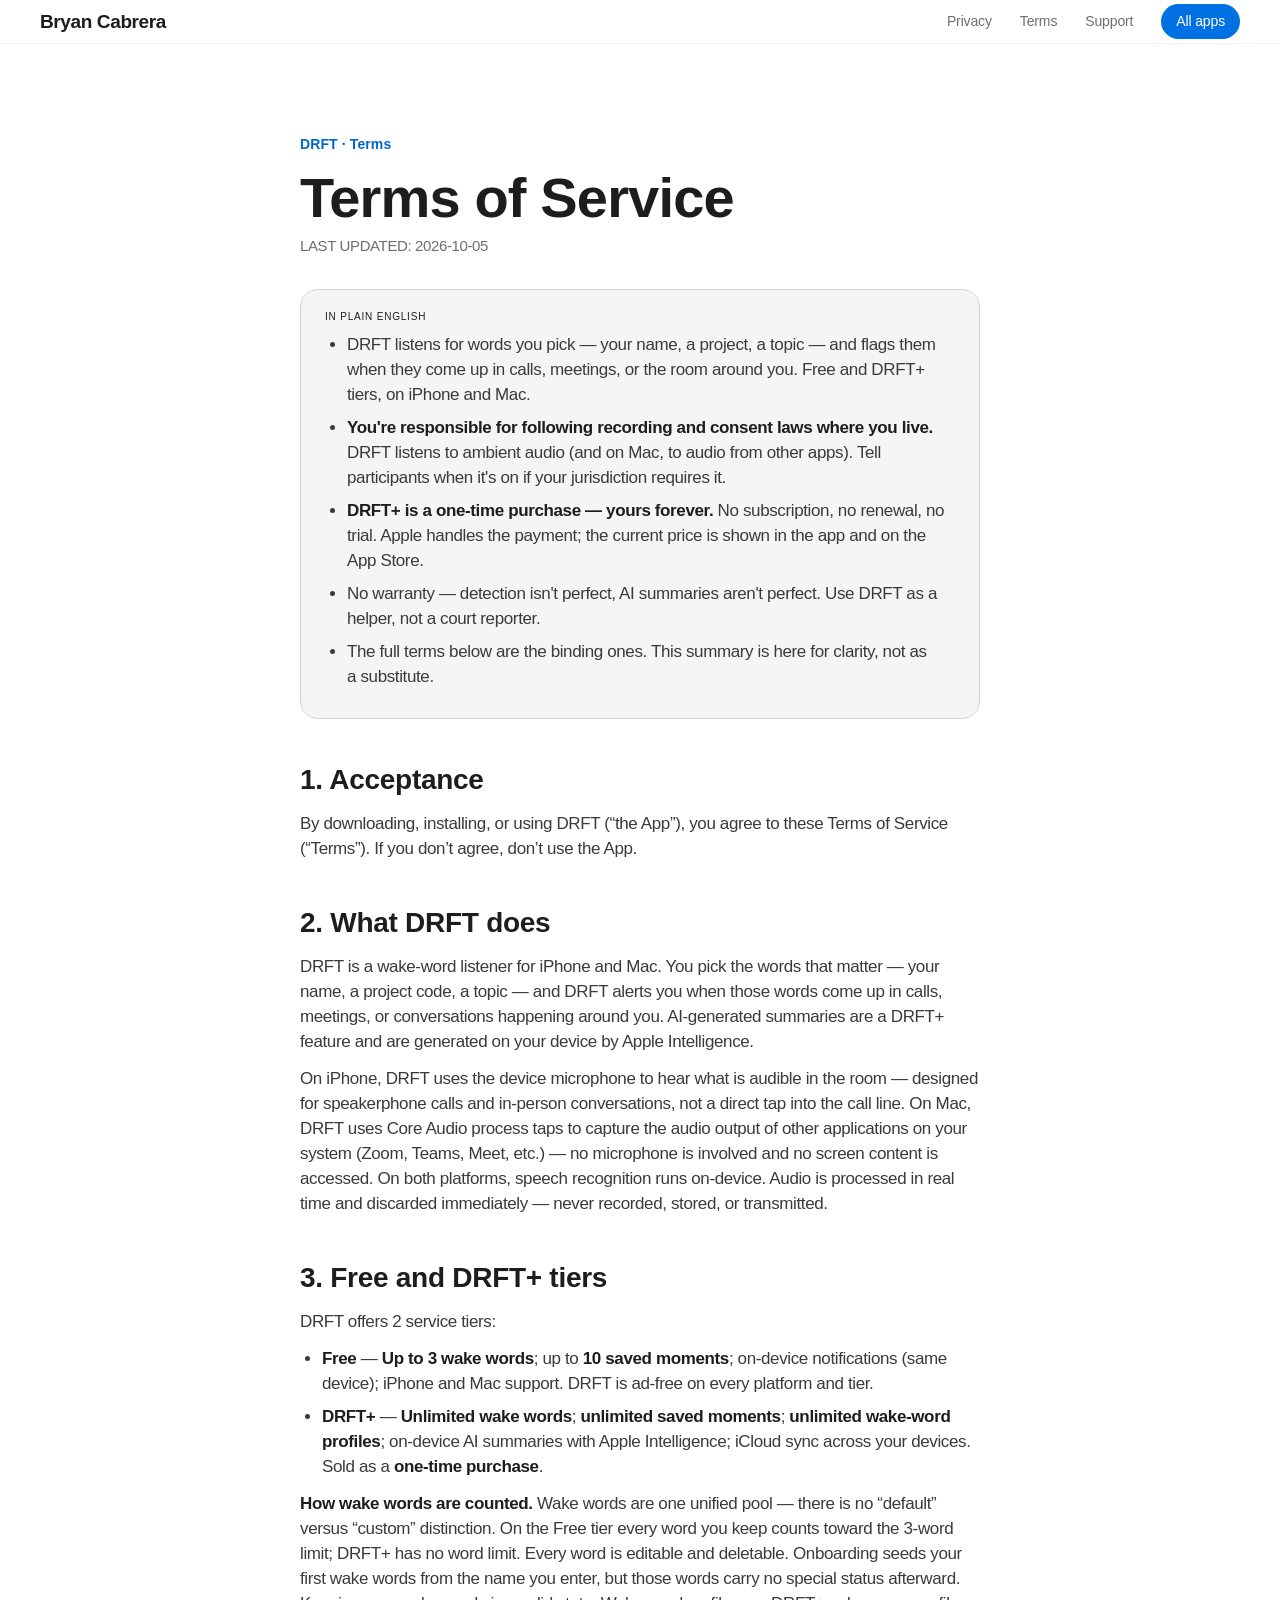
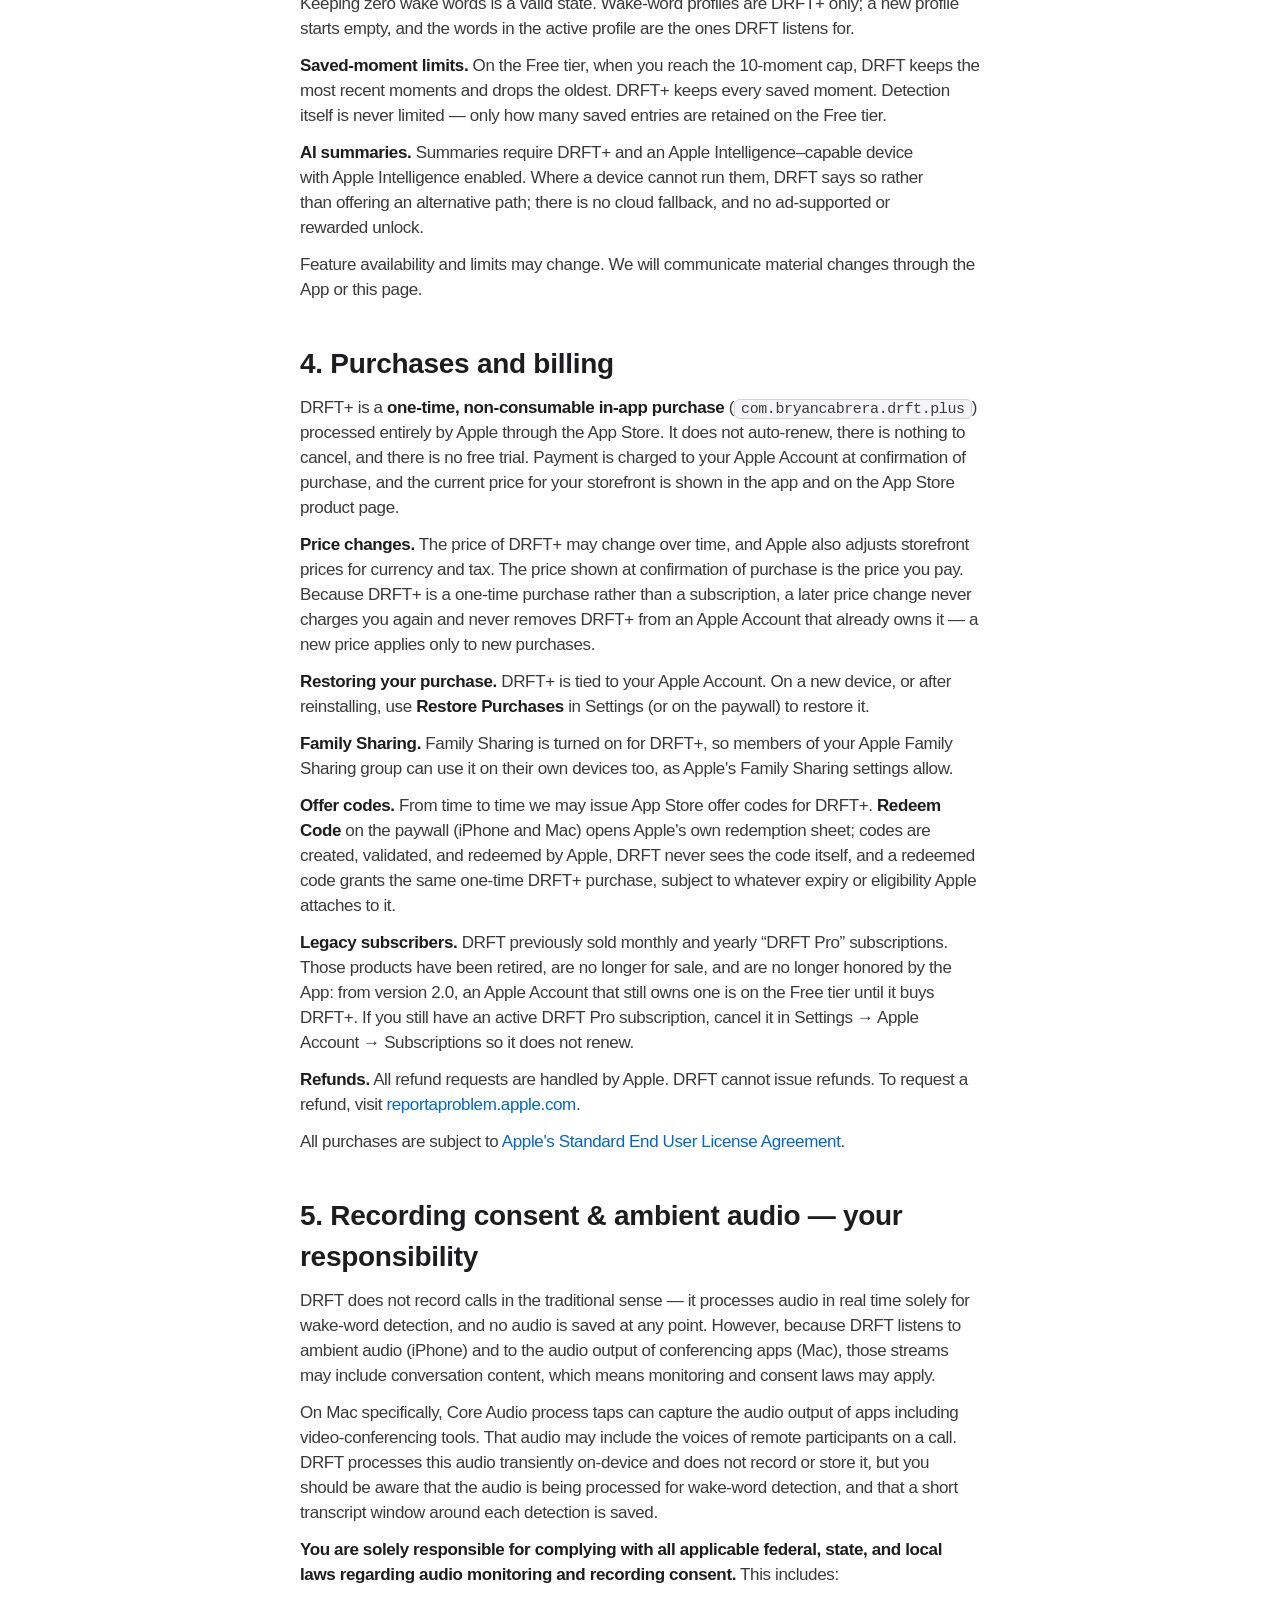
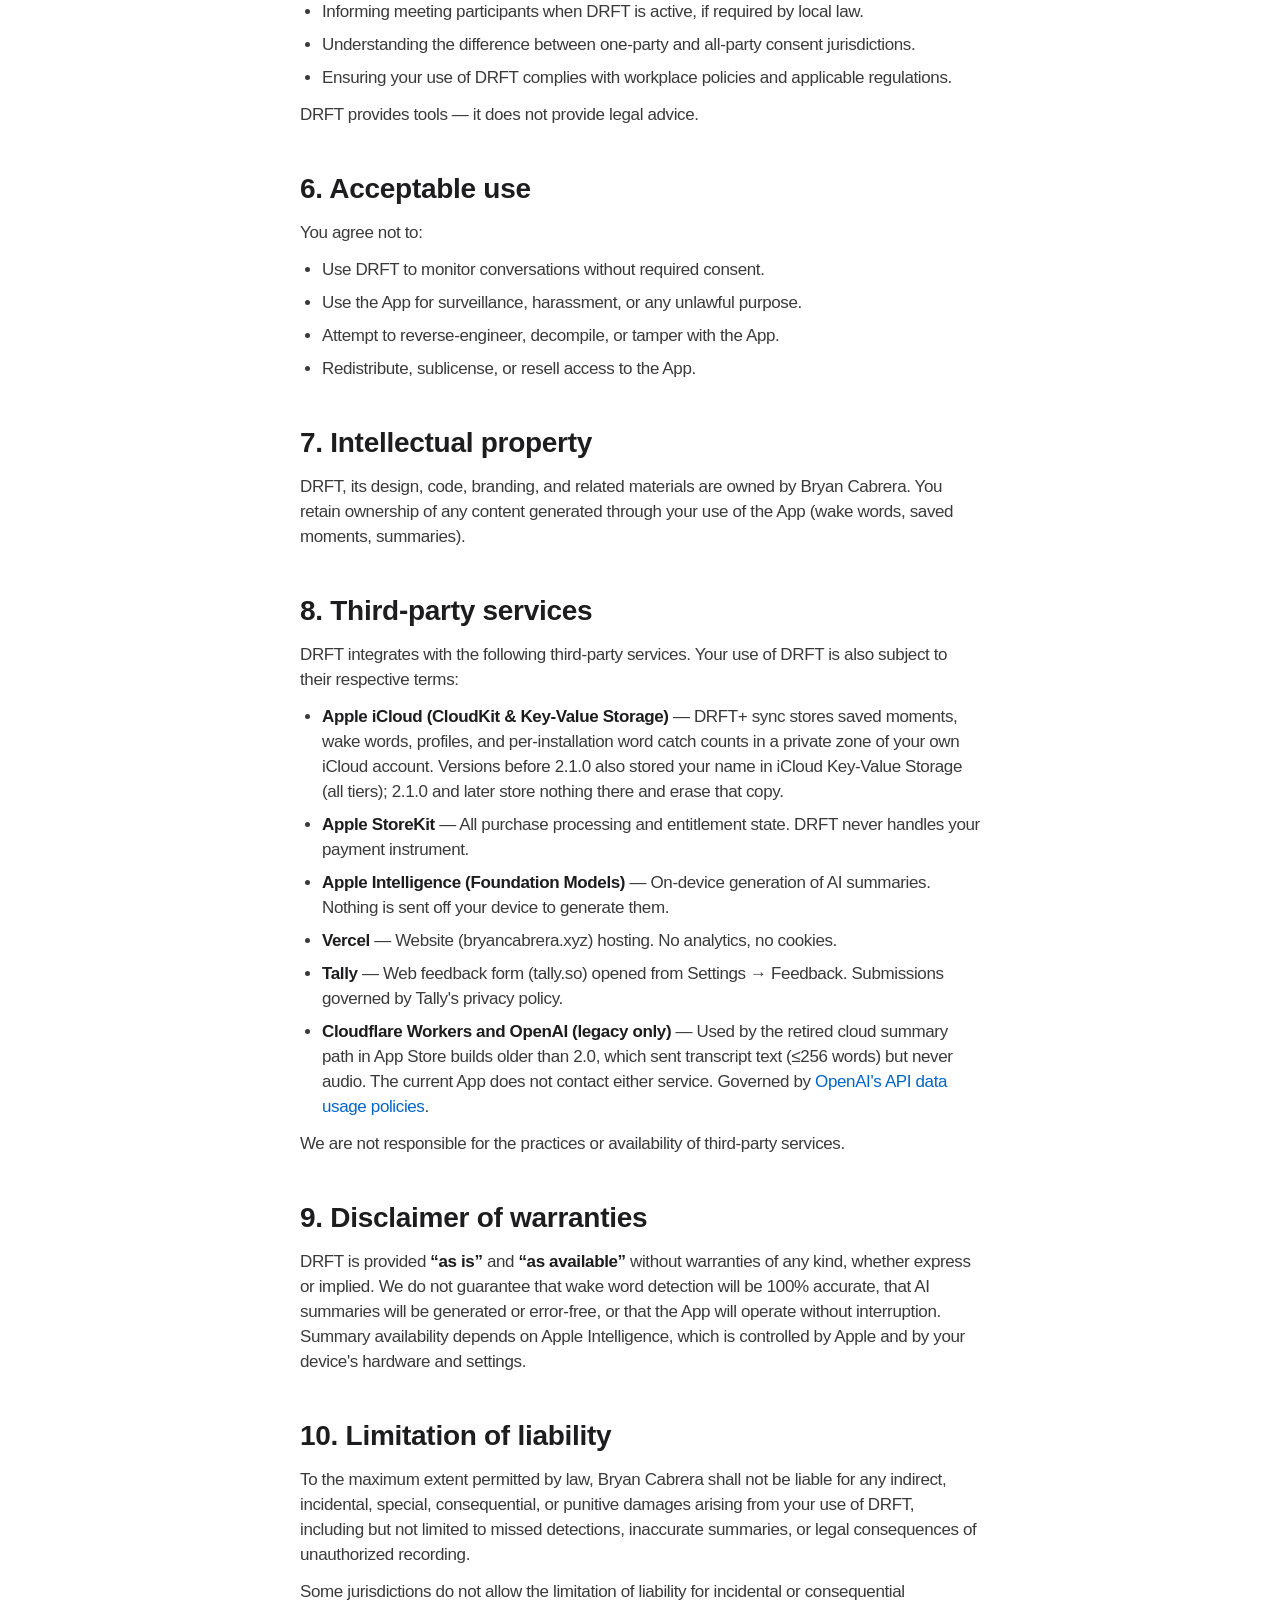
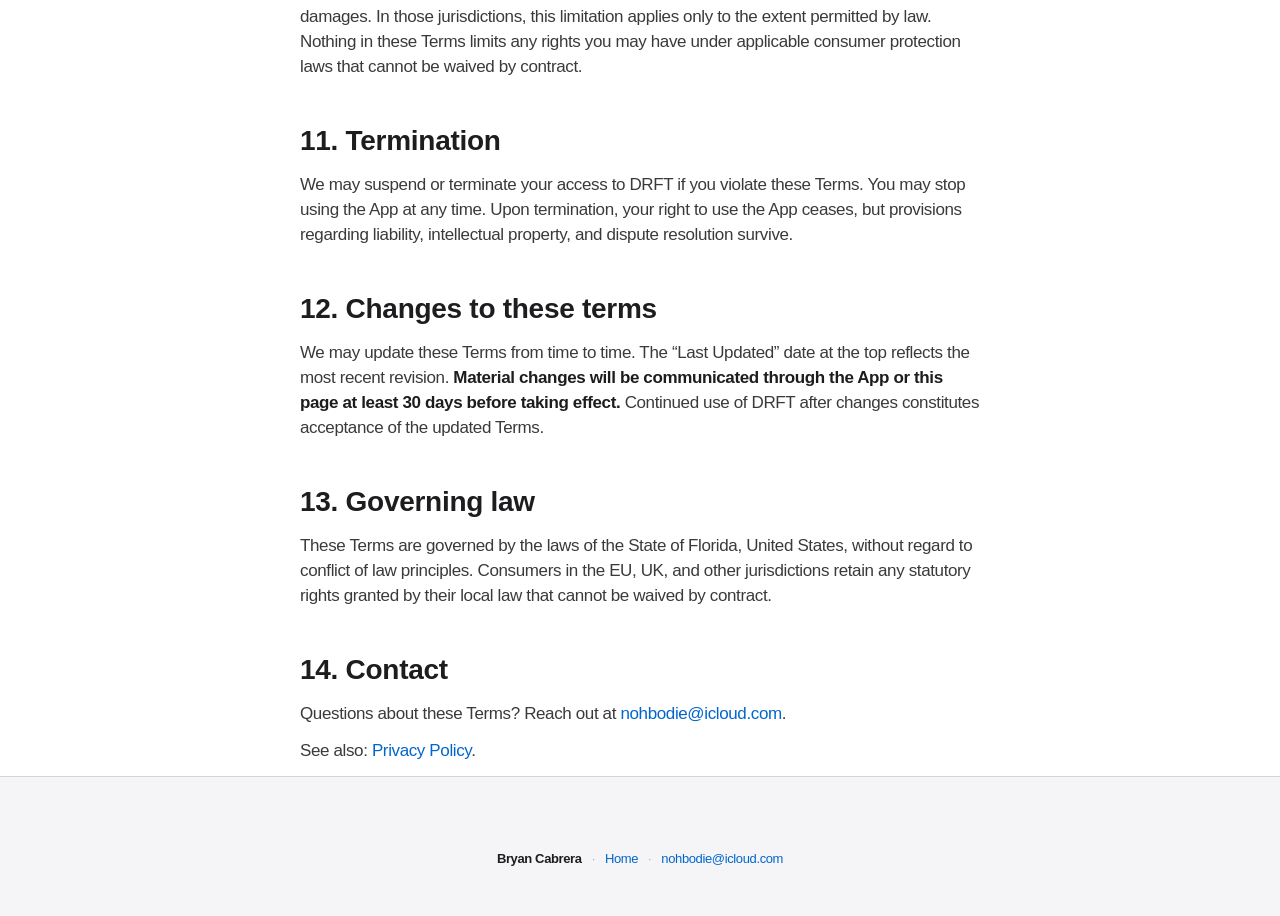
<file: drft/terms/index.html>
<!DOCTYPE html>
<html lang="en">
  <head>
    <meta charset="UTF-8" />
    <meta name="viewport" content="width=device-width, initial-scale=1.0, viewport-fit=cover" />
    <meta name="color-scheme" content="light dark" />
    <title>Terms of Service — DRFT | Bryan Cabrera</title>
    <meta name="description" content="Terms of Service for DRFT, the on-device name and wake-word alert app for iPhone and Mac by Bryan Cabrera." />
    <meta name="author" content="Bryan Cabrera" />
    <link rel="icon" href="/favicon.svg" type="image/svg+xml" />
    <meta name="theme-color" content="#ffffff" media="(prefers-color-scheme: light)" />
    <meta name="theme-color" content="#000000" media="(prefers-color-scheme: dark)" />
    <link rel="stylesheet" href="/styles.css" />
  </head>
  <body>
    <main>
      <header class="header">
        <a class="wordmark" href="/">Bryan Cabrera</a>
        <nav class="headerNav" aria-label="DRFT pages">
          <a href="/drft/privacy/">Privacy</a>
          <a href="/drft/terms/" aria-current="page">Terms</a>
          <a href="/drft/support/">Support</a>
          <a href="/#work" class="navPill">All apps</a>
        </nav>
      </header>

      <article class="legal">
        <span class="eyebrow">DRFT · Terms</span>
        <h1>Terms of Service</h1>
        <p class="updated">LAST UPDATED: 2026-10-05</p>
        <div class="legalBody">

          <section>
            <div class="legalCard">
              <p style="font-size: 10px; letter-spacing: .08em; color: var(--acid); margin-bottom: 8px;">
                IN PLAIN ENGLISH
              </p>
              <ul>
                <li>
                  DRFT listens for words you pick &mdash; your name, a project, a topic &mdash; and flags them when they come up in calls, meetings, or the room around you. Free and DRFT+ tiers, on iPhone and Mac.
                </li>
                <li>
                  <strong>You're responsible for following recording and consent laws where you live.</strong> DRFT listens to ambient audio (and on Mac, to audio from other apps). Tell participants when it's on if your jurisdiction requires it.
                </li>
                <li>
                  <strong>DRFT+ is a one-time purchase &mdash; yours forever.</strong> No subscription, no renewal, no trial. Apple handles the payment; the current price is shown in the app and on the App Store.
                </li>
                <li>
                  No warranty &mdash; detection isn't perfect, AI summaries aren't perfect. Use DRFT as a helper, not a court reporter.
                </li>
                <li>
                  The full terms below are the binding ones. This summary is here for clarity, not as a substitute.
                </li>
              </ul>
            </div>
          </section>
          <section>
            <h2>
              1. Acceptance
            </h2>
            <p>
              By downloading, installing, or using DRFT (&ldquo;the App&rdquo;), you agree to these Terms of Service (&ldquo;Terms&rdquo;). If you don&rsquo;t agree, don&rsquo;t use the App.
            </p>
          </section>
          <section>
            <h2>
              2. What DRFT does
            </h2>
            <p>
              DRFT is a wake-word listener for iPhone and Mac. You pick the words that matter &mdash; your name, a project code, a topic &mdash; and DRFT alerts you when those words come up in calls, meetings, or conversations happening around you. AI-generated summaries are a DRFT+ feature and are generated on your device by Apple Intelligence.
            </p>
            <p>
              On iPhone, DRFT uses the device microphone to hear what is audible in the room &mdash; designed for speakerphone calls and in-person conversations, not a direct tap into the call line. On Mac, DRFT uses Core Audio process taps to capture the audio output of other applications on your system (Zoom, Teams, Meet, etc.) &mdash; no microphone is involved and no screen content is accessed. On both platforms, speech recognition runs on-device. Audio is processed in real time and discarded immediately &mdash; never recorded, stored, or transmitted.
            </p>
          </section>
          <section>
            <h2>
              3. Free and DRFT+ tiers
            </h2>
            <p>
              DRFT offers 2 service tiers:
            </p>
            <ul>
              <li>
                <strong>Free</strong> &mdash; <strong>Up to 3 wake words</strong>; up to <strong>10 saved moments</strong>; on-device notifications (same device); iPhone and Mac support. DRFT is ad-free on every platform and tier.
              </li>
              <li>
                <strong>DRFT+</strong> &mdash; <strong>Unlimited wake words</strong>; <strong>unlimited saved moments</strong>; <strong>unlimited wake-word profiles</strong>; on-device AI summaries with Apple Intelligence; iCloud sync across your devices. Sold as a <strong>one-time purchase</strong>.
              </li>
            </ul>
            <p>
              <strong>How wake words are counted.</strong> Wake words are one unified pool &mdash; there is no
              &ldquo;default&rdquo; versus &ldquo;custom&rdquo; distinction. On the Free tier every word you keep counts
              toward the 3-word limit; DRFT+ has no word limit. Every word is editable and deletable. Onboarding seeds your first wake words from
              the name you enter, but those words carry no special status afterward. Keeping zero wake words is a valid
              state. Wake-word profiles are DRFT+ only; a new profile starts empty, and the words in the active profile
              are the ones DRFT listens for.
            </p>
            <p>
              <strong>Saved-moment limits.</strong> On the Free tier, when you reach the 10-moment cap, DRFT keeps the most recent moments and drops the oldest. DRFT+ keeps every saved moment. Detection itself is never limited &mdash; only how many saved entries are retained on the Free tier.
            </p>
            <p>
              <strong>AI summaries.</strong> Summaries require DRFT+ and an Apple Intelligence&ndash;capable device with Apple Intelligence enabled. Where a device cannot run them, DRFT says so rather than offering an alternative path; there is no cloud fallback, and no ad-supported or rewarded unlock.
            </p>
            <p>
              Feature availability and limits may change. We will communicate material changes through the App or this page.
            </p>
          </section>
          <section>
            <h2>
              4. Purchases and billing
            </h2>
            <p>
              DRFT+ is a <strong>one-time, non-consumable in-app purchase</strong> (<code>com.bryancabrera.drft.plus</code>) processed entirely by Apple through the App Store. It does not auto-renew, there is nothing to cancel, and there is no free trial. Payment is charged to your Apple Account at confirmation of purchase, and the current price for your storefront is shown in the app and on the App Store product page.
            </p>
            <p>
              <strong>Price changes.</strong> The price of DRFT+ may change over time, and Apple also adjusts storefront prices for currency and tax. The price shown at confirmation of purchase is the price you pay. Because DRFT+ is a one-time purchase rather than a subscription, a later price change never charges you again and never removes DRFT+ from an Apple Account that already owns it &mdash; a new price applies only to new purchases.
            </p>
            <p>
              <strong>Restoring your purchase.</strong> DRFT+ is tied to your Apple Account. On a new device, or after reinstalling, use <strong>Restore Purchases</strong> in Settings (or on the paywall) to restore it.
            </p>
            <p>
              <strong>Family Sharing.</strong> Family Sharing is turned on for DRFT+, so members of your Apple Family Sharing group can use it on their own devices too, as Apple's Family Sharing settings allow.
            </p>
            <p>
              <strong>Offer codes.</strong> From time to time we may issue App Store offer codes for DRFT+. <strong>Redeem Code</strong> on the paywall (iPhone and Mac) opens Apple's own redemption sheet; codes are created, validated, and redeemed by Apple, DRFT never sees the code itself, and a redeemed code grants the same one-time DRFT+ purchase, subject to whatever expiry or eligibility Apple attaches to it.
            </p>
            <p>
              <strong>Legacy subscribers.</strong> DRFT previously sold monthly and yearly &ldquo;DRFT Pro&rdquo; subscriptions. Those products have been retired, are no longer for sale, and are no longer honored by the App: from version 2.0, an Apple Account that still owns one is on the Free tier until it buys DRFT+. If you still have an active DRFT Pro subscription, cancel it in Settings &rarr; Apple Account &rarr; Subscriptions so it does not renew.
            </p>
            <p>
              <strong>Refunds.</strong> All refund requests are handled by Apple. DRFT cannot issue refunds. To request a refund, visit <a href="https://reportaproblem.apple.com" target="_blank" rel="noopener noreferrer">reportaproblem.apple.com</a>.
            </p>
            <p>
              All purchases are subject to <a href="https://www.apple.com/legal/internet-services/itunes/dev/stdeula/" target="_blank" rel="noopener noreferrer">Apple's Standard End User License Agreement</a>.
            </p>
          </section>
          <section>
            <h2>
              5. Recording consent &amp; ambient audio &mdash; your responsibility
            </h2>
            <p>
              DRFT does not record calls in the traditional sense &mdash; it processes audio in real time solely for wake-word detection, and no audio is saved at any point. However, because DRFT listens to ambient audio (iPhone) and to the audio output of conferencing apps (Mac), those streams may include conversation content, which means monitoring and consent laws may apply.
            </p>
            <p>
              On Mac specifically, Core Audio process taps can capture the audio output of apps including video-conferencing tools. That audio may include the voices of remote participants on a call. DRFT processes this audio transiently on-device and does not record or store it, but you should be aware that the audio is being processed for wake-word detection, and that a short transcript window around each detection is saved.
            </p>
            <p>
              <strong>You are solely responsible for complying with all applicable federal, state, and local laws regarding audio monitoring and recording consent.</strong> This includes:
            </p>
            <ul>
              <li>
                Informing meeting participants when DRFT is active, if required by local law.
              </li>
              <li>
                Understanding the difference between one-party and all-party consent jurisdictions.
              </li>
              <li>
                Ensuring your use of DRFT complies with workplace policies and applicable regulations.
              </li>
            </ul>
            <p>
              DRFT provides tools &mdash; it does not provide legal advice.
            </p>
          </section>
          <section>
            <h2>
              6. Acceptable use
            </h2>
            <p>
              You agree not to:
            </p>
            <ul>
              <li>
                Use DRFT to monitor conversations without required consent.
              </li>
              <li>
                Use the App for surveillance, harassment, or any unlawful purpose.
              </li>
              <li>
                Attempt to reverse-engineer, decompile, or tamper with the App.
              </li>
              <li>
                Redistribute, sublicense, or resell access to the App.
              </li>
            </ul>
          </section>
          <section>
            <h2>
              7. Intellectual property
            </h2>
            <p>
              DRFT, its design, code, branding, and related materials are owned by Bryan Cabrera. You retain ownership of any content generated through your use of the App (wake words, saved moments, summaries).
            </p>
          </section>
          <section>
            <h2>
              8. Third-party services
            </h2>
            <p>
              DRFT integrates with the following third-party services. Your use of DRFT is also subject to their respective terms:
            </p>
            <ul>
              <li>
                <strong>Apple iCloud (CloudKit &amp; Key-Value Storage)</strong> &mdash; DRFT+ sync stores saved moments, wake words, profiles, and per-installation word catch counts in a private zone of your own iCloud account. Versions before 2.1.0 also stored your name in iCloud Key-Value Storage (all tiers); 2.1.0 and later store nothing there and erase that copy.
              </li>
              <li>
                <strong>Apple StoreKit</strong> &mdash; All purchase processing and entitlement state. DRFT never handles your payment instrument.
              </li>
              <li>
                <strong>Apple Intelligence (Foundation Models)</strong> &mdash; On-device generation of AI summaries. Nothing is sent off your device to generate them.
              </li>
              <li>
                <strong>Vercel</strong> &mdash; Website (bryancabrera.xyz) hosting. No analytics, no cookies.
              </li>
              <li>
                <strong>Tally</strong> &mdash; Web feedback form (tally.so) opened from Settings &rarr; Feedback. Submissions governed by Tally's privacy policy.
              </li>
              <li>
                <strong>Cloudflare Workers and OpenAI (legacy only)</strong> &mdash; Used by the retired cloud summary path in App Store builds older than 2.0, which sent transcript text (&le;256 words) but never audio. The current App does not contact either service. Governed by <a href="https://openai.com/policies/api-data-usage-policies/" target="_blank" rel="noopener noreferrer">OpenAI's API data usage policies</a>.
              </li>
            </ul>
            <p>
              We are not responsible for the practices or availability of third-party services.
            </p>
          </section>
          <section>
            <h2>
              9. Disclaimer of warranties
            </h2>
            <p>
              DRFT is provided <strong>&ldquo;as is&rdquo;</strong> and <strong>&ldquo;as available&rdquo;</strong> without warranties of any kind, whether express or implied. We do not guarantee that wake word detection will be 100% accurate, that AI summaries will be generated or error-free, or that the App will operate without interruption. Summary availability depends on Apple Intelligence, which is controlled by Apple and by your device's hardware and settings.
            </p>
          </section>
          <section>
            <h2>
              10. Limitation of liability
            </h2>
            <p>
              To the maximum extent permitted by law, Bryan Cabrera shall not be liable for any indirect, incidental, special, consequential, or punitive damages arising from your use of DRFT, including but not limited to missed detections, inaccurate summaries, or legal consequences of unauthorized recording.
            </p>
            <p>
              Some jurisdictions do not allow the limitation of liability for incidental or consequential damages. In those jurisdictions, this limitation applies only to the extent permitted by law. Nothing in these Terms limits any rights you may have under applicable consumer protection laws that cannot be waived by contract.
            </p>
          </section>
          <section>
            <h2>
              11. Termination
            </h2>
            <p>
              We may suspend or terminate your access to DRFT if you violate these Terms. You may stop using the App at any time. Upon termination, your right to use the App ceases, but provisions regarding liability, intellectual property, and dispute resolution survive.
            </p>
          </section>
          <section>
            <h2>
              12. Changes to these terms
            </h2>
            <p>
              We may update these Terms from time to time. The &ldquo;Last Updated&rdquo; date at the top reflects the most recent revision. <strong>Material changes will be communicated through the App or this page at least 30 days before taking effect.</strong> Continued use of DRFT after changes constitutes acceptance of the updated Terms.
            </p>
          </section>
          <section>
            <h2>
              13. Governing law
            </h2>
            <p>
              These Terms are governed by the laws of the State of Florida, United States, without regard to conflict of law principles. Consumers in the EU, UK, and other jurisdictions retain any statutory rights granted by their local law that cannot be waived by contract.
            </p>
          </section>
          <section>
            <h2>
              14. Contact
            </h2>
            <p>
              Questions about these Terms? Reach out at <a href="mailto:nohbodie@icloud.com">nohbodie@icloud.com</a>.
            </p>
            <p>
              See also: <a href="/drft/privacy/">Privacy Policy</a>.
            </p>
          </section>
        
        </div>
      </article>

      <footer class="footer">
        <span>Bryan Cabrera</span>
        <span class="footerDot">·</span>
        <span><a href="/">Home</a></span>
        <span class="footerDot">·</span>
        <span><a href="mailto:nohbodie@icloud.com">nohbodie@icloud.com</a></span>
      </footer>
    </main>
  </body>
</html>
</file>
<file: styles.css>
/* Bryan Cabrera — portfolio.
   Design language: Apple marketing (apple.com product pages). SF Pro system
   stack, semibold headlines with tight negative tracking, neutral ink/paper
   neutral palette, pill + chevron-link buttons, and full-bleed alternating
   light/grey sections. Tokens cross-referenced against Apple's live production
   CSS. No motion: no entrance animations, transitions, or smooth scroll.
   Single file, no build step — also serves the /drft legal pages. */

:root {
  /* Type — SF Pro via the system stack (Display optically sizes the large cuts) */
  --font: -apple-system, BlinkMacSystemFont, "SF Pro Display", "SF Pro Text",
    "Helvetica Neue", Helvetica, Arial, sans-serif;

  /* Neutrals (light) — Apple-exact */
  --bg: #ffffff;
  --bg-alt: #f5f5f7;       /* the signature Apple grey section */
  --ink: #1d1d1f;          /* primary text — never pure black */
  --secondary: #6e6e73;    /* supporting copy, captions, footer (~4.6:1 on white, AA on grey) */
  --hairline: #d2d2d7;

  /* Accent / links */
  --link: #0066cc;
  --cta: #0071e3;
  --cta-hover: #0077ed;

  /* Layout */
  --maxw: 980px;
  --radius: 18px;
  --radius-pill: 980px;
}

* {
  box-sizing: border-box;
  margin: 0;
  padding: 0;
}

html {
  -webkit-text-size-adjust: 100%;
  scroll-padding-top: 64px;
}

body {
  background: var(--bg);
  color: var(--ink);
  font-family: var(--font);
  font-size: 17px;
  line-height: 1.47;
  letter-spacing: -0.022em;
  -webkit-font-smoothing: antialiased;
  text-rendering: optimizeLegibility;
  /* overflow-x: clip guards against any element bleeding past the viewport;
     clip (not hidden) does NOT create a scroll container, so the sticky header
     still pins to the viewport. */
  overflow-x: clip;
}

a {
  color: inherit;
  text-decoration: none;
  -webkit-tap-highlight-color: transparent;
}

/* Inline text links: blue, underline on hover */
.lede a,
.aboutNote a,
.legal a,
.footer a {
  color: var(--link);
}

.lede a:hover,
.aboutNote a:hover,
.legal a:hover,
.footer a:hover,
.btnLink:hover {
  text-decoration: underline;
  text-underline-offset: 3px;
}

::selection {
  background: var(--ink);
  color: var(--bg);
}

:focus-visible {
  outline: 2px solid var(--link);
  outline-offset: 3px;
  border-radius: 4px;
}

.skipLink {
  position: fixed;
  top: -100%;
  left: 16px;
  z-index: 99;
  padding: 10px 18px;
  background: var(--ink);
  color: #fff;
  font-weight: 600;
  font-size: 14px;
  border-radius: var(--radius-pill);
}

.skipLink:focus {
  top: 14px;
}

/* ---------------------------------------------------------------- Header */
.header {
  position: sticky;
  top: 0;
  z-index: 10;
  display: flex;
  align-items: center;
  justify-content: space-between;
  height: 44px;
  padding: 0 clamp(20px, 5vw, 40px);
  background: rgba(255, 255, 255, 0.8);
  backdrop-filter: saturate(180%) blur(20px);
  -webkit-backdrop-filter: saturate(180%) blur(20px);
  border-bottom: 1px solid rgba(0, 0, 0, 0.05);
}

.wordmark {
  font-weight: 600;
  font-size: 19px;
  letter-spacing: -0.02em;
}

.headerNav {
  display: flex;
  align-items: center;
  gap: clamp(16px, 3vw, 28px);
  font-size: 14px;
  font-weight: 500;
  letter-spacing: -0.01em;
  color: var(--secondary);
}

.headerNav a:not(.navPill):hover {
  color: var(--ink);
}

/* Scroll-spy active section — cf. Apple product sub-nav underline */
.headerNav a:not(.navPill).active {
  color: var(--ink);
  text-decoration: underline;
  text-underline-offset: 6px;
  text-decoration-thickness: 1.5px;
}

.navPill {
  color: #fff;
  background: var(--cta);
  padding: 7px 15px;
  border-radius: var(--radius-pill);
}

/* ---------------------------------------------------------------- Buttons */
.btnFill {
  display: inline-flex;
  align-items: center;
  justify-content: center;
  background: var(--cta);
  color: #fff;
  font-weight: 400;
  font-size: 17px;
  letter-spacing: -0.01em;
  padding: 12px 22px;
  border-radius: var(--radius-pill);
}

.btnFill:hover,
.navPill:hover {
  background: var(--cta-hover);
}

/* Press feedback — touch has no hover state */
.btnFill:active,
.navPill:active {
  opacity: 0.85;
}

/* Apple chevron text-link — "GitHub ›". inline-block (not flex) so the hover
   underline runs continuously under the text; the chevron is an inline-block
   ::after, and underlines don't cross atomic inline-blocks — so it's never
   underlined or clipped into a disconnected stub. */
.btnLink {
  display: inline-block;
  white-space: nowrap;
  color: var(--link);
  font-weight: 400;
  font-size: 17px;
  letter-spacing: -0.01em;
  padding: 12px 4px;
}

.btnLink::after {
  content: "\203A"; /* › */
  display: inline-block;
  margin-left: 4px;
  font-size: 1.05em;
}

.ctaRow {
  display: flex;
  flex-wrap: wrap;
  align-items: center;
  gap: 8px 18px;
}

/* ---------------------------------------------------------------- Hero */
.hero {
  max-width: 1120px;
  margin: 0 auto;
  padding: clamp(56px, 9vh, 100px) clamp(20px, 5vw, 48px) clamp(40px, 7vh, 80px);
  display: grid;
  grid-template-columns: 1.05fr 0.95fr;
  gap: clamp(28px, 5vw, 72px);
  align-items: center;
  min-height: min(76vh, 720px);
}

h1 {
  font-size: clamp(40px, 7vw, 80px);
  font-weight: 600;
  letter-spacing: -0.008em;
  line-height: 1.05;
  margin-bottom: 20px;
  text-wrap: balance;
}

.lede {
  font-size: clamp(19px, 2.2vw, 23px);
  line-height: 1.38;
  letter-spacing: 0.004em;
  color: var(--secondary);
  font-weight: 400;
  max-width: 40ch;
  text-wrap: pretty;
  margin: 0 0 28px;
}

.microcopy {
  font-size: 14px;
  margin-top: 18px;
  color: var(--secondary);
  font-weight: 400;
}

/* Hero portrait — straight in a rounded frame (no tilt, no Ken Burns zoom) */
.heroPhoto {
  justify-self: center;
  width: 100%;
  max-width: clamp(280px, 32vw, 380px);
}

.photoFrame {
  overflow: hidden;
  border-radius: 24px;
  border: 1px solid var(--hairline);
  box-shadow: 0 12px 40px rgba(0, 0, 0, 0.08);
}

.heroPhoto img,
.aboutPhoto img {
  display: block;
  width: 100%;
  height: auto;
}

/* ----------------------------------------------------- Showcase (DRFT) ---
   Static light feature on Apple's grey (#f5f5f7) — the flagship app gets a
   centered "product moment" (cf. apple.com light feature sections): centered
   icon, big SF headline, intro copy, CTA. The black-bodied icon reads on grey
   via its shadow. */
.showcase {
  background: var(--bg-alt);
}

.showcaseStage {
  display: grid;
  place-items: center;
  padding: clamp(80px, 13vw, 150px) clamp(20px, 6vw, 48px);
}

.showcaseInner {
  display: grid;
  justify-items: center;
  text-align: center;
  gap: clamp(26px, 4vw, 40px);
  max-width: 720px;
}

.showcaseIcon {
  width: clamp(160px, 26vw, 280px);
  height: auto;
  aspect-ratio: 1;
  border-radius: 22.5%;
  box-shadow: 0 22px 50px rgba(0, 0, 0, 0.14), 0 4px 12px rgba(0, 0, 0, 0.08);
}

.showcaseCopy {
  display: grid;
  justify-items: center;
  gap: 20px;
}

.showcaseCopy h2 {
  font-size: clamp(30px, 5.2vw, 56px);
  font-weight: 600;
  letter-spacing: -0.008em;
  line-height: 1.07;
  text-wrap: balance;
}

.showcaseCopy p {
  font-size: clamp(18px, 2.1vw, 22px);
  line-height: 1.42;
  letter-spacing: 0.004em;
  font-weight: 400;
  color: var(--secondary);
  max-width: 50ch;
  text-wrap: pretty;
}

.showcaseActions {
  display: flex;
  flex-direction: column;
  align-items: center;
  gap: 16px;
  margin-top: 4px;
}

/* Terms · Privacy · Support — centered row beneath the Download CTA */
.showcaseLinks {
  display: flex;
  flex-wrap: wrap;
  align-items: center;
  justify-content: center;
  gap: 8px 18px;
}

/* ---------------------------------------------------------------- Eyebrow */
.eyebrow {
  display: inline-block;
  font-size: 14px;
  font-weight: 600;
  letter-spacing: 0.008em;
  color: var(--link);
  margin-bottom: 14px;
}

.sectionTitle {
  font-size: clamp(30px, 4.4vw, 52px);
  font-weight: 600;
  letter-spacing: -0.008em;
  line-height: 1.07;
  margin-bottom: clamp(28px, 4vw, 44px);
  text-wrap: balance;
}

/* ---------------------------------------------------------------- Experience */
.experience {
  max-width: 760px;
  margin: 0 auto;
  padding: clamp(72px, 11vw, 130px) clamp(20px, 5vw, 40px);
}

.xpList {
  list-style: none;
}

.xpRow {
  padding: 24px 0;
  border-top: 1px solid var(--hairline);
}

.xpRow:last-child {
  border-bottom: 1px solid var(--hairline);
}

.xpHead {
  display: flex;
  flex-wrap: wrap;
  align-items: baseline;
  justify-content: space-between;
  gap: 4px 16px;
}

.xpRole {
  font-weight: 600;
  font-size: 19px;
  letter-spacing: -0.01em;
}

.xpWhen {
  font-size: 14px;
  font-weight: 400;
  color: var(--secondary);
  white-space: nowrap;
}

.xpCompany {
  display: block;
  font-size: 15px;
  font-weight: 400;
  color: var(--secondary);
  margin-top: 3px;
}

.xpRow p {
  font-size: 16px;
  font-weight: 400;
  color: var(--secondary);
  margin-top: 8px;
  max-width: 56ch;
  text-wrap: pretty;
}

/* ---------------------------------------------------------------- About */
.about {
  max-width: var(--maxw);
  margin: 0 auto;
  padding: clamp(72px, 11vw, 130px) clamp(20px, 5vw, 40px);
  display: grid;
  grid-template-columns: 0.85fr 1.15fr;
  align-items: center;
  gap: clamp(28px, 5vw, 72px);
}

.aboutSection {
  background: var(--bg-alt);
}

.aboutPhoto {
  max-width: clamp(240px, 28vw, 340px);
  width: 100%;
  margin: 0 auto;
}

.aboutText .sectionTitle {
  margin-bottom: 0;
}

.chips {
  list-style: none;
  display: flex;
  flex-wrap: wrap;
  gap: 8px;
  margin-top: 20px;
}

.chips li {
  font-size: 14px;
  font-weight: 400;
  color: var(--ink);
  padding: 8px 16px;
  border: 1px solid var(--hairline);
  border-radius: var(--radius-pill);
  background: var(--bg);
}

.aboutNote {
  font-size: 15px;
  font-weight: 400;
  color: var(--secondary);
  margin-top: 20px;
  max-width: 52ch;
  text-wrap: pretty;
}

.aboutNote + .aboutNote {
  margin-top: 10px;
}

/* ---------------------------------------------------------------- Closer */
.closer {
  max-width: 700px;
  margin: 0 auto;
  padding: clamp(80px, 12vw, 150px) clamp(20px, 5vw, 40px);
  text-align: center;
}

.closer h2 {
  font-size: clamp(34px, 5.2vw, 60px);
  font-weight: 600;
  letter-spacing: -0.008em;
  line-height: 1.06;
  margin-bottom: 16px;
  text-wrap: balance;
}

.closerQuote {
  margin: 0 auto 28px;
  max-width: 600px;
}

/* Decorative hanging open-quote mark — the editorial pull-quote cue. Rendered
   in a system serif (Georgia) so it gets the rounded "66" curly-quote shape;
   the SF system stack renders large quote glyphs as angled prime-like strokes.
   Georgia/Times are system fonts — no web-font fetch. */
.closerQuote::before {
  content: "\201C";
  display: block;
  font-family: Georgia, "Times New Roman", "Times", serif;
  font-size: 80px;
  line-height: 0.8;
  font-weight: 700;
  color: var(--hairline);
  margin-bottom: -6px;
}

.closerQuote p {
  margin: 0;
  font-size: clamp(18px, 2.1vw, 23px);
  font-weight: 500;
  font-style: italic;
  line-height: 1.4;
  letter-spacing: -0.01em;
  color: var(--ink);
  text-wrap: balance;
}

.closerQuote cite {
  display: block;
  margin-top: 16px;
  font-style: normal;
  font-size: 15px;
  font-weight: 600;
  letter-spacing: -0.005em;
  color: var(--secondary);
}

/* Embedded contact form (Tally). Light card in both themes so the form's own
   text stays legible — its theme isn't controllable from the embed URL. */
.contactForm {
  width: 100%;
  max-width: 540px;
  margin: 8px auto 0;
  padding: clamp(18px, 3.5vw, 30px) clamp(18px, 3.5vw, 32px);
  background: #ffffff;
  border: 1px solid rgba(0, 0, 0, 0.08);
  border-radius: 22px;
  box-shadow: 0 1px 3px rgba(0, 0, 0, 0.05);
  text-align: left;
}

.contactForm iframe {
  display: block;
  width: 100%;
  border: 0;
}

.ctaRowCenter {
  justify-content: center;
}

/* ---------------------------------------------------------------- Footer */
.footer {
  display: flex;
  flex-wrap: wrap;
  align-items: center;
  justify-content: center;
  gap: 10px;
  padding: clamp(40px, 7vw, 72px) 20px 48px;
  color: var(--secondary);
  font-weight: 400;
  font-size: 13px;
  background: var(--bg-alt);
  border-top: 1px solid var(--hairline);
}

.footer span:first-child {
  font-weight: 600;
  color: var(--ink);
}

.footerDot {
  opacity: 0.5;
}

/* ---------------------------------------------------- Legal pages -------- */
.legal {
  max-width: 760px;
  margin: 0 auto;
  padding: clamp(48px, 8vw, 88px) clamp(20px, 5vw, 40px) 0;
}

.legal h1 {
  font-size: clamp(34px, 6vw, 56px);
  font-weight: 600;
  letter-spacing: -0.015em;
  line-height: 1.05;
  margin-bottom: 8px;
}

.legal .updated {
  color: var(--secondary);
  font-weight: 400;
  font-size: 15px;
  margin-bottom: 32px;
}

.legal h2 {
  font-size: clamp(22px, 3vw, 28px);
  font-weight: 600;
  letter-spacing: -0.01em;
  margin: 40px 0 12px;
}

.legal h3 {
  font-size: 18px;
  font-weight: 600;
  margin: 22px 0 6px;
}

.legal p,
.legal li {
  font-size: 17px;
  font-weight: 400;
  color: #3a3a3c;
  margin-bottom: 12px;
  text-wrap: pretty;
}

.legal ul,
.legal ol {
  padding-left: 22px;
  margin-bottom: 12px;
}

.legal li {
  margin-bottom: 8px;
}

.legal strong {
  font-weight: 600;
  color: var(--ink);
}

.legal code {
  font-family: ui-monospace, "SF Mono", Menlo, monospace;
  font-size: 0.88em;
  background: var(--bg-alt);
  border: 1px solid var(--hairline);
  border-radius: 6px;
  padding: 1px 6px;
}

.legalCard {
  background: var(--bg-alt);
  border: 1px solid var(--hairline);
  border-radius: var(--radius);
  padding: 20px 24px;
  margin: 14px 0 8px;
}

.legalCard ul {
  margin-bottom: 0;
}

/* ========================================================== Responsive === */
@media (max-width: 880px) {
  .hero {
    grid-template-columns: 1fr;
    min-height: 0;
    gap: clamp(32px, 7vw, 48px);
    padding-top: clamp(40px, 8vw, 60px);
    text-align: center;
  }

  .lede {
    margin-left: auto;
    margin-right: auto;
  }

  .ctaRow {
    justify-content: center;
  }

  /* Portrait sits above the headline in the stacked layout (DOM order keeps
     the h1 first for screen readers; order only changes the visual stack) */
  .heroPhoto {
    order: -1;
    max-width: clamp(240px, 62vw, 320px);
  }

  .about {
    grid-template-columns: 1fr;
    text-align: center;
  }

  .aboutText {
    display: flex;
    flex-direction: column;
    align-items: center;
  }

  .aboutText .chips {
    justify-content: center;
  }

  .aboutPhoto {
    order: -1;
    max-width: clamp(220px, 58vw, 300px);
  }
}

@media (max-width: 760px) {
  .xpHead {
    flex-direction: column;
  }
}

/* Phones: collapse the nav to wordmark + Contact pill; full-width primary CTA */
@media (max-width: 600px) {
  .header {
    height: auto;
    min-height: 48px;
    /* Honor viewport-fit=cover so the bar clears the status bar / notch */
    padding: env(safe-area-inset-top) max(18px, env(safe-area-inset-right)) 0
      max(18px, env(safe-area-inset-left));
  }

  .wordmark {
    white-space: nowrap;
    font-size: 17px;
  }

  .headerNav {
    gap: 0;
  }

  .headerNav a:not(.navPill) {
    display: none;
  }

  /* Contact is the only nav action on phones — give it a 44px tap target */
  .navPill {
    display: inline-flex;
    align-items: center;
    min-height: 44px;
    padding: 0 18px;
  }

  /* Tighten vertical rhythm — desktop clamp mins stack into ~150px gaps here */
  .experience,
  .about {
    padding-top: 58px;
    padding-bottom: 58px;
  }

  .closer {
    padding-top: 72px;
    padding-bottom: 60px;
  }

  .showcaseStage {
    padding: 58px clamp(20px, 6vw, 48px);
  }

  /* Full-width primary CTA (bigger tap target); secondary links sit on the row
     below it, grouped together instead of clinging to the wide pill */
  .ctaRow .btnFill {
    flex: 1 1 100%;
  }

  /* Download stacks full-width above the centered Terms/Privacy/Support row */
  .showcaseActions {
    width: 100%;
  }

  .showcaseActions .btnFill {
    width: 100%;
  }

  /* Clear the home indicator */
  .footer {
    padding-bottom: max(40px, env(safe-area-inset-bottom));
  }

  /* Roomier tap targets for the footer links */
  .footer a {
    display: inline-flex;
    align-items: center;
    min-height: 36px;
    padding: 0 2px;
  }
}

/* ============================================================ Dark mode ===
   Apple's dark marketing palette (#000 page, #1d1d1f sections, #2997ff links).
   Tokens are centralized, so the site re-themes by overriding them; the few
   components with hardcoded colors or light-on-light contrast are fixed below.
   This block lives LAST so its component rules win over the base rules by
   source order (equal specificity). */
@media (prefers-color-scheme: dark) {
  :root {
    color-scheme: dark;
    --bg: #000000;
    --bg-alt: #1d1d1f;       /* Apple's dark grey section */
    --ink: #f5f5f7;
    --secondary: #a1a1a6;    /* AA on both #000 and #1d1d1f */
    --hairline: #424245;     /* Apple's dark hairline */
    --link: #2997ff;         /* Apple's dark-mode blue */
  }

  /* Frosted header → dark glass */
  .header {
    background: rgba(0, 0, 0, 0.8);
    border-bottom: 1px solid rgba(255, 255, 255, 0.1);
  }

  /* Skip link: light chip / dark text now that --ink is light */
  .skipLink {
    color: var(--bg);
  }

  /* Elevation reads via deeper shadow on black, not a faint blur */
  .photoFrame {
    box-shadow: 0 12px 40px rgba(0, 0, 0, 0.5);
  }

  .showcaseIcon {
    box-shadow: 0 22px 50px rgba(0, 0, 0, 0.5), 0 4px 12px rgba(0, 0, 0, 0.4);
  }

  /* Legal body copy uses a hardcoded ink elsewhere — lift it for dark */
  .legal p,
  .legal li {
    color: #d2d2d7;
  }

  /* Tally form is fixed light-theme; invert it to read as dark. hue-rotate
     keeps the blue Submit button roughly blue rather than orange. */
  .contactForm {
    background: transparent;
    border-color: rgba(255, 255, 255, 0.12);
    box-shadow: none;
  }

  .contactForm iframe {
    filter: invert(1) hue-rotate(180deg);
  }
}
</file>
